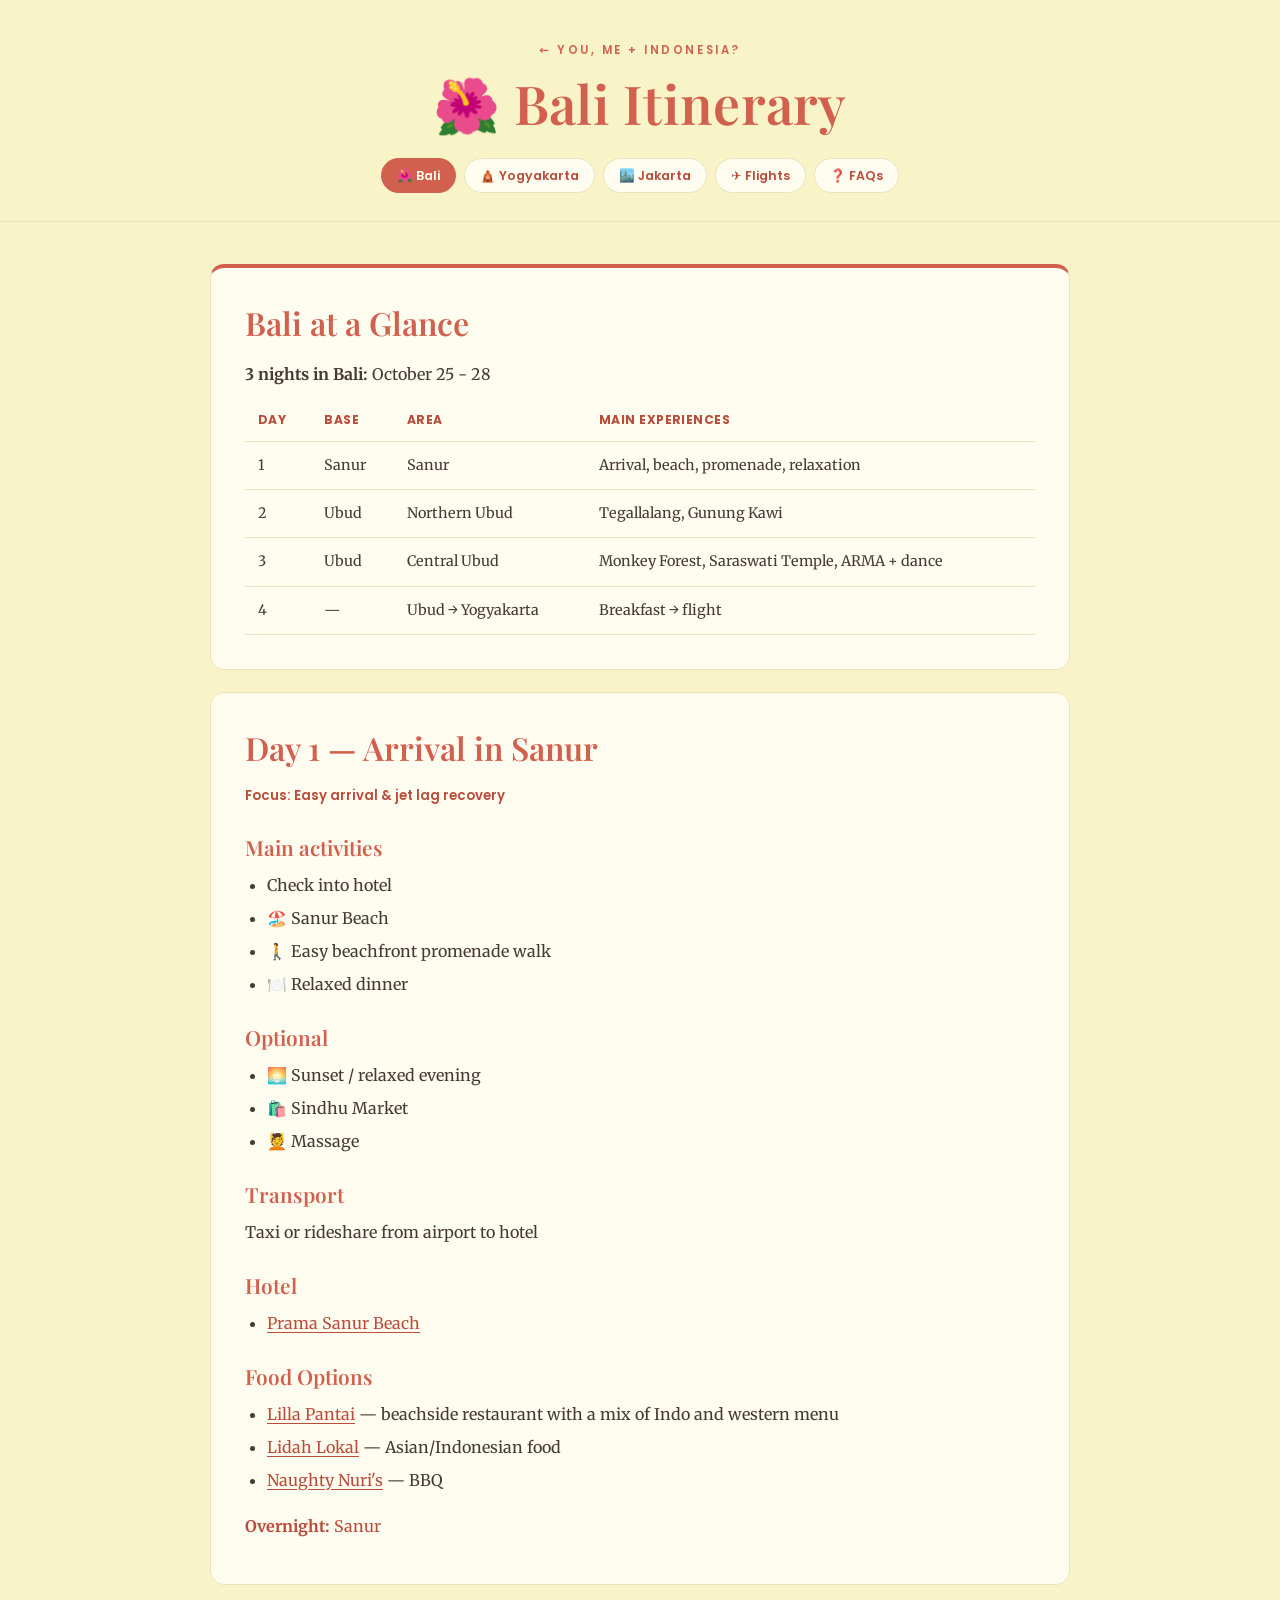
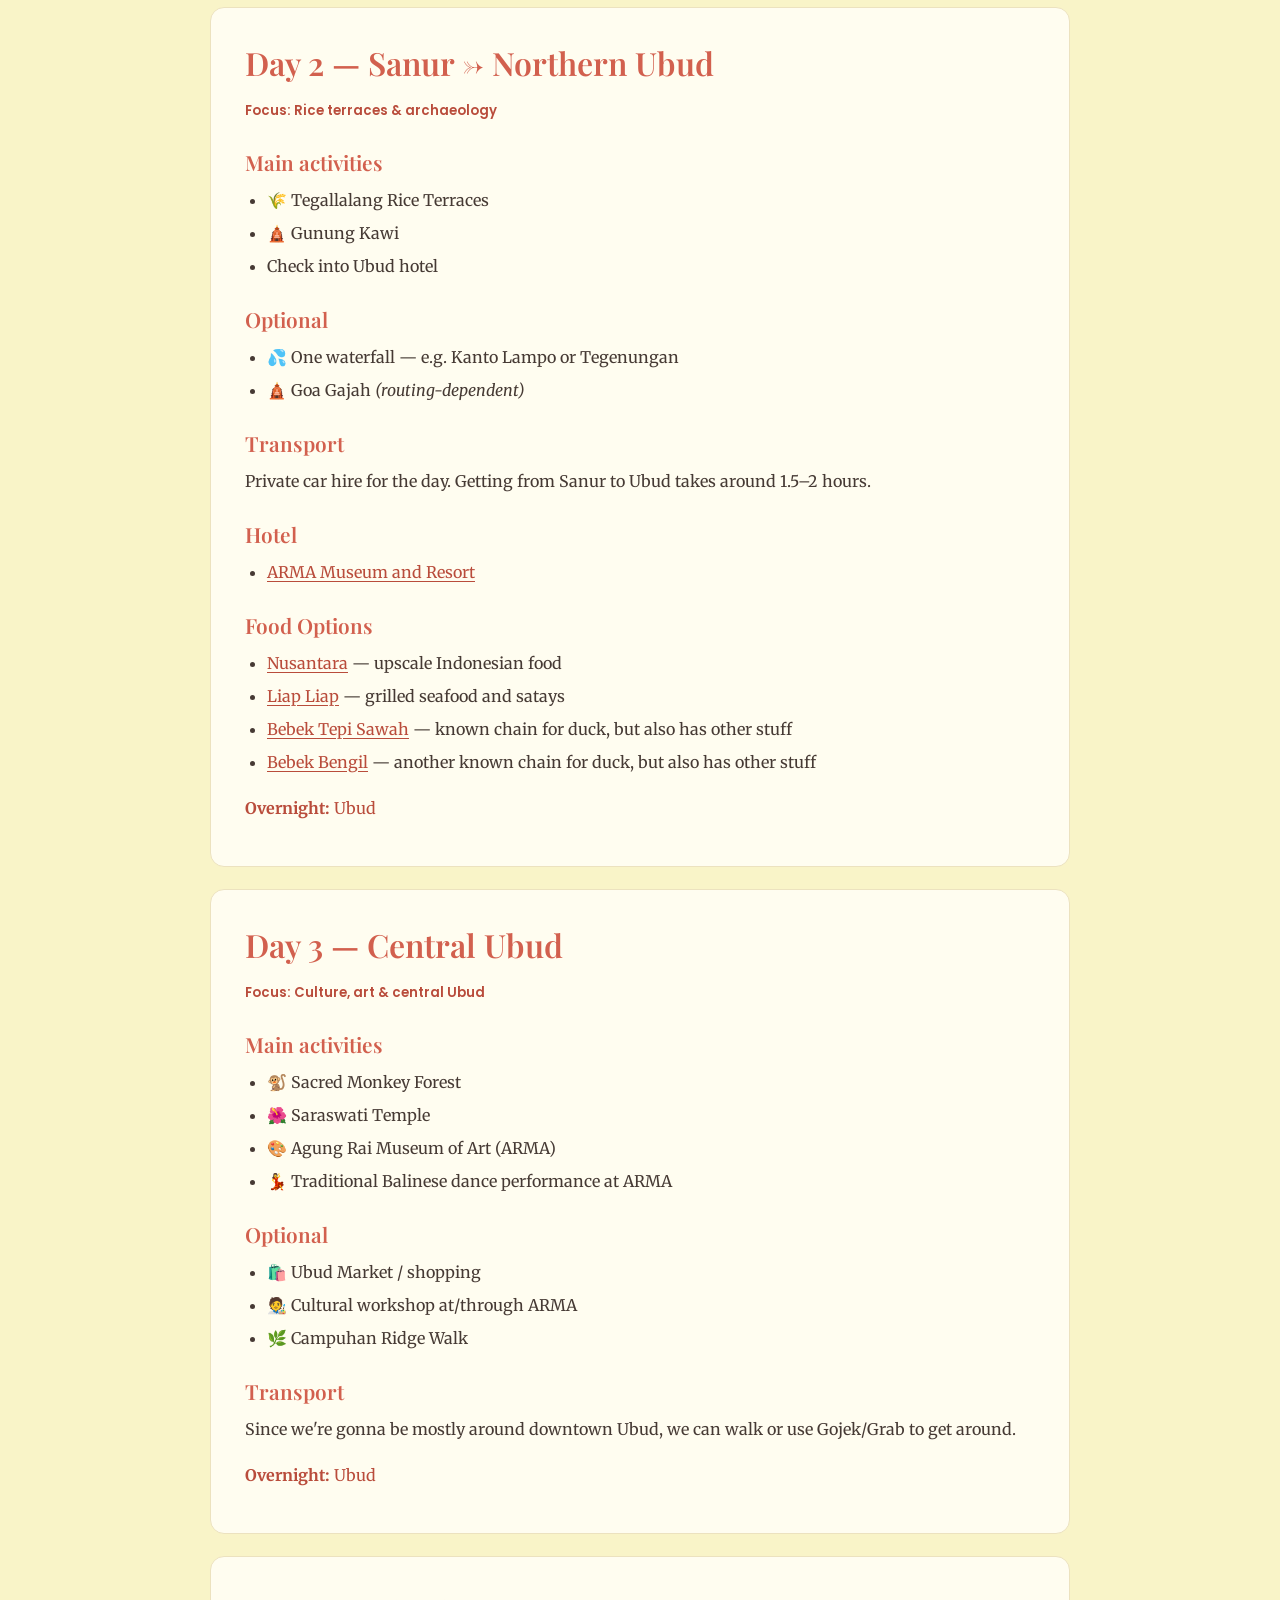
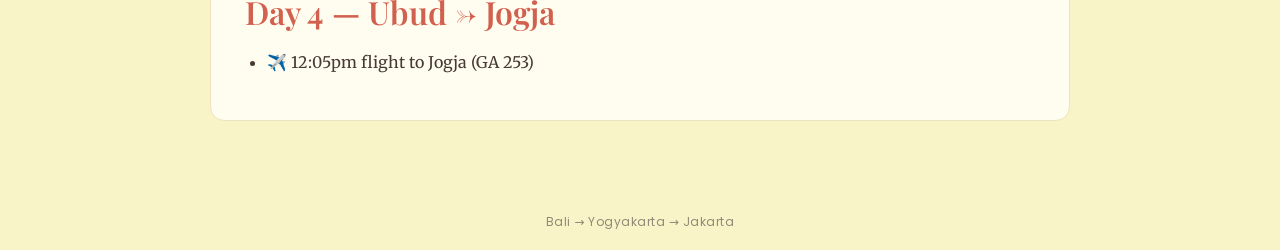
<file: bali.html>
<!DOCTYPE html>
<html lang="en">
<head>
  <meta charset="UTF-8" />
  <meta name="viewport" content="width=device-width, initial-scale=1.0" />
  <title>Bali Itinerary · You, me + Indonesia?</title>
  <link rel="preconnect" href="https://fonts.googleapis.com" />
  <link rel="preconnect" href="https://fonts.gstatic.com" crossorigin />
  <link href="https://fonts.googleapis.com/css2?family=Merriweather:wght@400;700&family=Playfair+Display:wght@500;600;700&family=Poppins:wght@500;600;700&display=swap" rel="stylesheet" />
  <link rel="stylesheet" href="itinerary.css" />
</head>
<body>
  <header class="site-header">
    <a class="home-link" href="index.html">← You, me + Indonesia?</a>
    <h1>🌺 Bali Itinerary</h1>
    <nav class="destination-nav" aria-label="Destination itineraries">
      <a href="bali.html" aria-current="page">🌺 Bali</a>
      <a href="yogyakarta.html">🛕 Yogyakarta</a>
      <a href="jakarta.html">🏙️ Jakarta</a>
      <a href="flight-logistics.html">✈️ Flights</a>
      <a href="faqs.html">❓ FAQs</a>
    </nav>
  </header>

  <main>
    <section class="overview">
      <h2>Bali at a Glance</h2>
      <p><strong>3 nights in Bali:</strong> October 25 - 28</p>
      <div class="table-wrap">
        <table>
          <thead><tr><th>Day</th><th>Base</th><th>Area</th><th>Main Experiences</th></tr></thead>
          <tbody>
            <tr><td>1</td><td>Sanur</td><td>Sanur</td><td>Arrival, beach, promenade, relaxation</td></tr>
            <tr><td>2</td><td>Ubud</td><td>Northern Ubud</td><td>Tegallalang, Gunung Kawi</td></tr>
            <tr><td>3</td><td>Ubud</td><td>Central Ubud</td><td>Monkey Forest, Saraswati Temple, ARMA + dance</td></tr>
            <tr><td>4</td><td>—</td><td>Ubud → Yogyakarta</td><td>Breakfast → flight</td></tr>
          </tbody>
        </table>
      </div>
    </section>

    <section class="day-card">
      <h2>Day 1 — Arrival in Sanur</h2>
      <p class="focus">Focus: Easy arrival &amp; jet lag recovery</p>
      <h3>Main activities</h3>
      <ul>
        <li>Check into hotel</li>
        <li>🏖️ Sanur Beach</li>
        <li>🚶 Easy beachfront promenade walk</li>
        <li>🍽️ Relaxed dinner</li>
      </ul>
      <h3>Optional</h3>
      <ul>
        <li>🌅 Sunset / relaxed evening</li>
        <li>🛍️ Sindhu Market</li>
        <li>💆 Massage</li>
      </ul>
      <h3>Transport</h3>
      <p>Taxi or rideshare from airport to hotel</p>
      <h3>Hotel</h3>
      <ul>
        <li><a href="https://pramahotels.com/hotels/rooms/prama-sanur-beach">Prama Sanur Beach</a></li>
      </ul>
      <h3>Food Options</h3>
      <ul>
        <li><a href="https://maps.app.goo.gl/kXcqWPsgALnqNhgw8">Lilla Pantai</a> — beachside restaurant with a mix of Indo and western menu</li>
        <li><a href="https://maps.app.goo.gl/cJwfeR67wHjEBhKU7">Lidah Lokal</a> — Asian/Indonesian food</li>
        <li><a href="https://maps.app.goo.gl/8gAnVqaKHxaWdqi28">Naughty Nuri's</a> — BBQ</li>
      </ul>
      <p class="overnight"><strong>Overnight:</strong> Sanur</p>
    </section>

    <section class="day-card">
      <h2>Day 2 — Sanur → Northern Ubud</h2>
      <p class="focus">Focus: Rice terraces &amp; archaeology</p>
      <h3>Main activities</h3>
      <ul>
        <li>🌾 Tegallalang Rice Terraces</li>
        <li>🛕 Gunung Kawi</li>
        <li>Check into Ubud hotel</li>
      </ul>
      <h3>Optional</h3>
      <ul>
        <li>💦 One waterfall — e.g. Kanto Lampo or Tegenungan</li>
        <li>🛕 Goa Gajah <em>(routing-dependent)</em></li>
      </ul>
      <h3>Transport</h3>
      <p>Private car hire for the day. Getting from Sanur to Ubud takes around 1.5–2 hours.</p>
      <h3>Hotel</h3>
      <ul>
        <li><a href="https://www.armabali.com/resorts/arma-resort-family-villa/">ARMA Museum and Resort</a></li>
      </ul>
      <h3>Food Options</h3>
      <ul>
        <li><a href="https://www.restaurantnusantara.com/">Nusantara</a> — upscale Indonesian food</li>
        <li><a href="https://www.liapliap.com/">Liap Liap</a> — grilled seafood and satays</li>
        <li><a href="https://maps.app.goo.gl/HZcX93fSHqnskDJo7">Bebek Tepi Sawah</a> — known chain for duck, but also has other stuff</li>
        <li><a href="https://maps.app.goo.gl/C1EfnEgDv6puJDam6">Bebek Bengil</a> — another known chain for duck, but also has other stuff</li>
      </ul>
      <p class="overnight"><strong>Overnight:</strong> Ubud</p>
    </section>

    <section class="day-card">
      <h2>Day 3 — Central Ubud</h2>
      <p class="focus">Focus: Culture, art &amp; central Ubud</p>
      <h3>Main activities</h3>
      <ul><li>🐒 Sacred Monkey Forest</li><li>🌺 Saraswati Temple</li><li>🎨 Agung Rai Museum of Art (ARMA)</li><li>💃 Traditional Balinese dance performance at ARMA</li></ul>
      <h3>Optional</h3>
      <ul><li>🛍️ Ubud Market / shopping</li><li>🧑‍🎨 Cultural workshop at/through ARMA</li><li>🌿 Campuhan Ridge Walk</li></ul>
      <h3>Transport</h3>
      <p>Since we're gonna be mostly around downtown Ubud, we can walk or use Gojek/Grab to get around.</p>
      <p class="overnight"><strong>Overnight:</strong> Ubud</p>
    </section>

    <section class="day-card">
      <h2>Day 4 — Ubud → Jogja</h2>
      <ul><li>✈️ 12:05pm flight to Jogja (GA 253)</li></ul>
    </section>
  </main>
  <footer>Bali → Yogyakarta → Jakarta</footer>
</body>
</html>
</file>
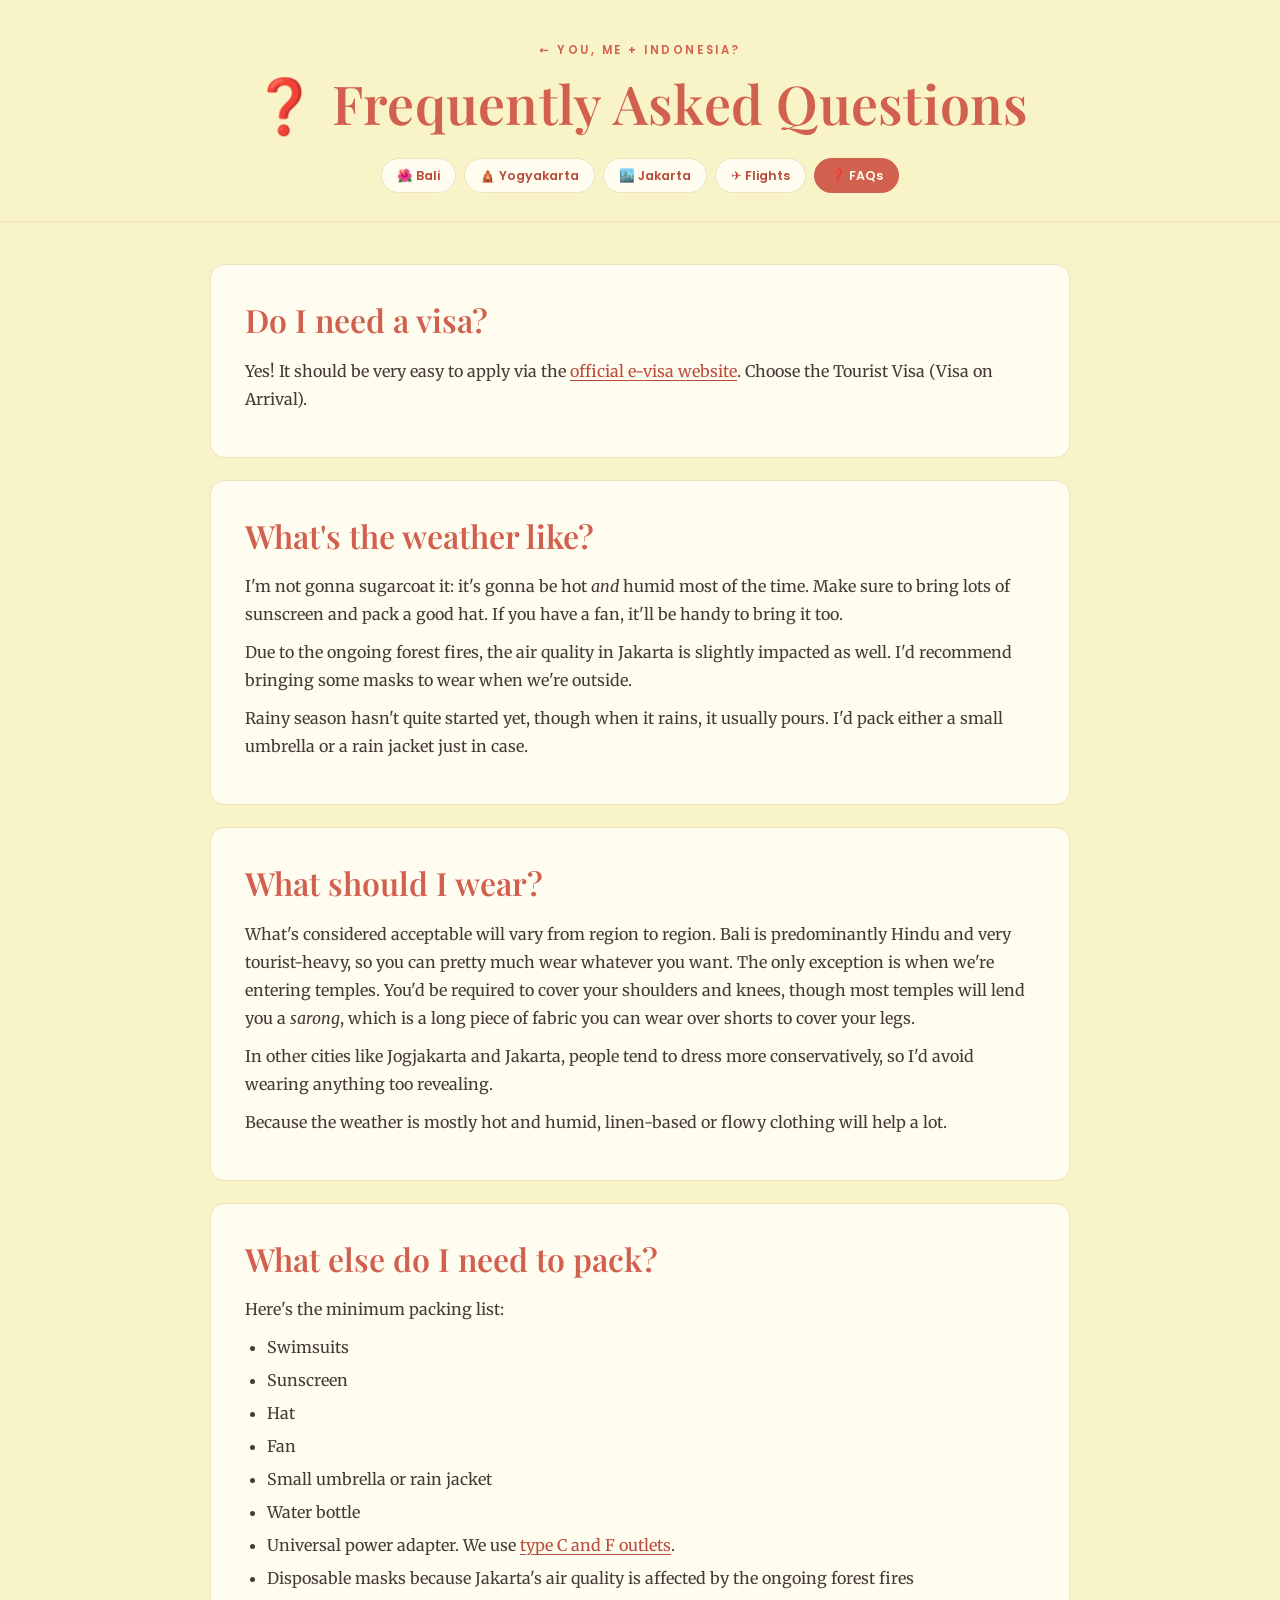
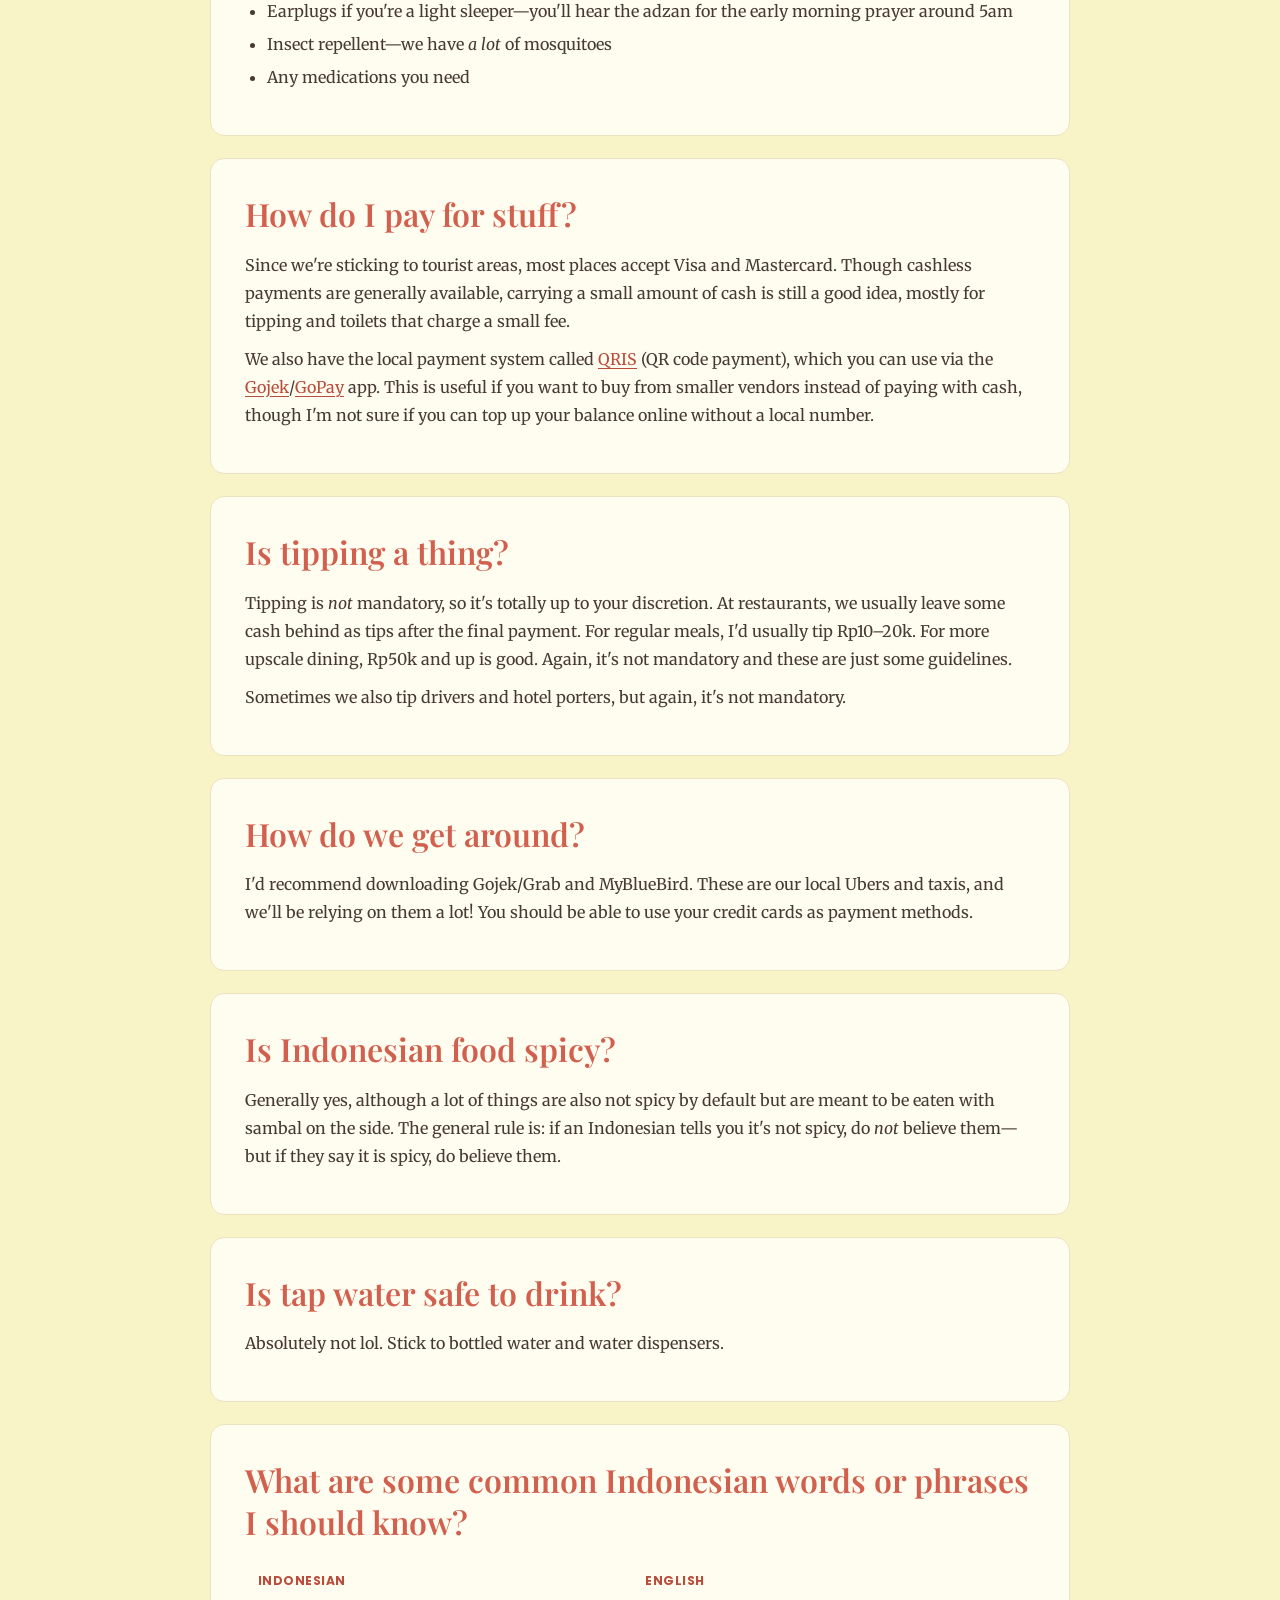
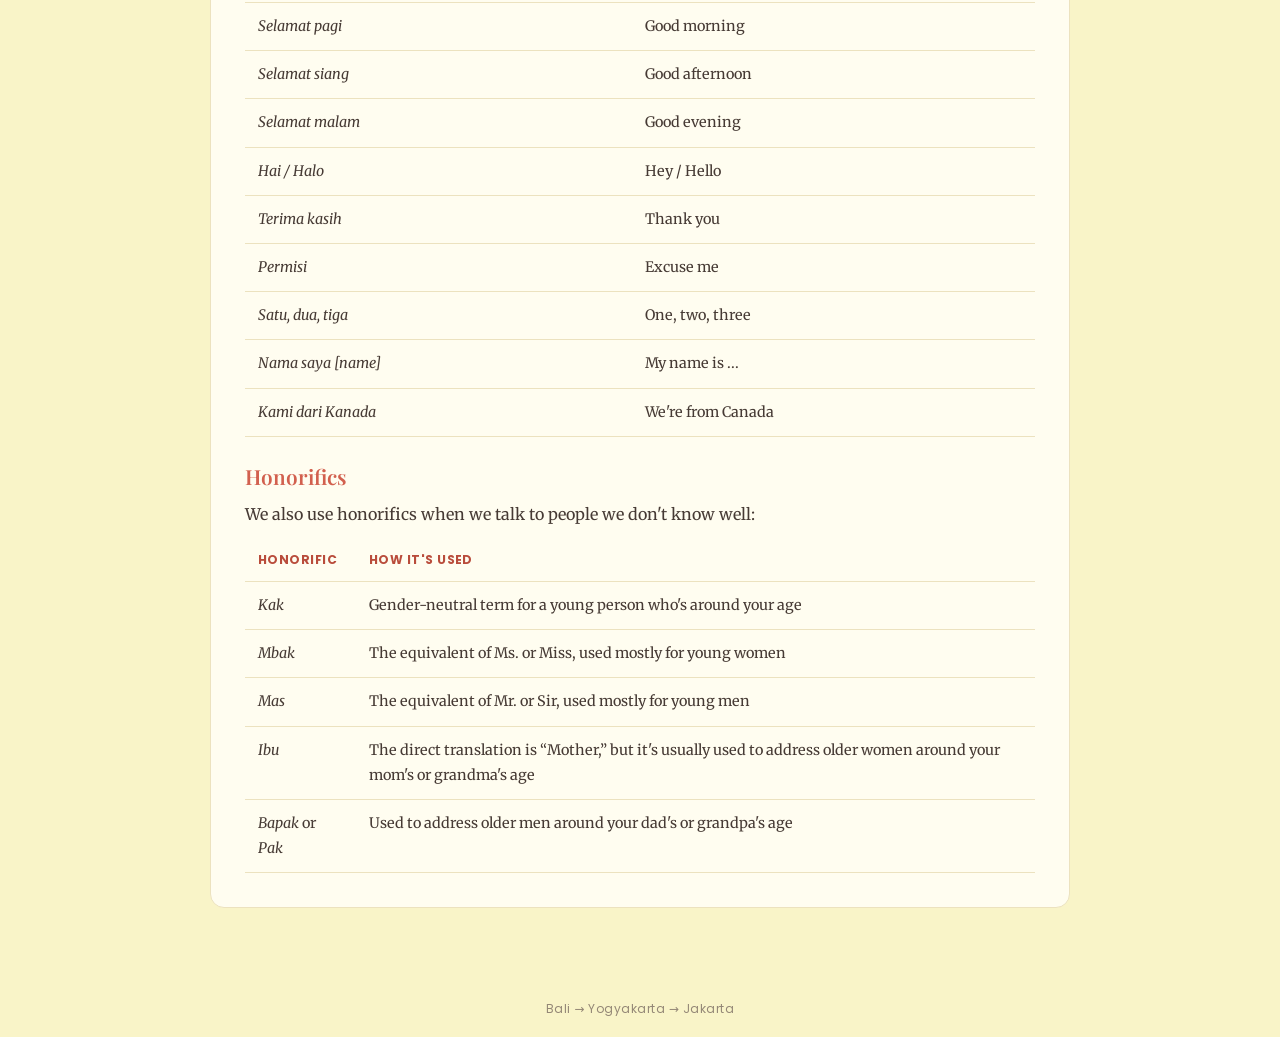
<file: faqs.html>
<!DOCTYPE html>
<html lang="en">
<head>
  <meta charset="UTF-8" />
  <meta name="viewport" content="width=device-width, initial-scale=1.0" />
  <title>FAQs · You, me + Indonesia?</title>
  <link rel="preconnect" href="https://fonts.googleapis.com" />
  <link rel="preconnect" href="https://fonts.gstatic.com" crossorigin />
  <link href="https://fonts.googleapis.com/css2?family=Merriweather:wght@400;700&family=Playfair+Display:wght@500;600;700&family=Poppins:wght@500;600;700&display=swap" rel="stylesheet" />
  <link rel="stylesheet" href="itinerary.css" />
</head>
<body>
  <header class="site-header">
    <a class="home-link" href="index.html">← You, me + Indonesia?</a>
    <h1>❓ Frequently Asked Questions</h1>
    <nav class="destination-nav" aria-label="Trip navigation">
      <a href="bali.html">🌺 Bali</a>
      <a href="yogyakarta.html">🛕 Yogyakarta</a>
      <a href="jakarta.html">🏙️ Jakarta</a>
      <a href="flight-logistics.html">✈️ Flights</a>
      <a href="faqs.html" aria-current="page">❓ FAQs</a>
    </nav>
  </header>

  <main>
    <section class="day-card">
      <h2>Do I need a visa?</h2>
      <p>Yes! It should be very easy to apply via the <a href="https://evisa.imigrasi.go.id/">official e-visa website</a>. Choose the Tourist Visa (Visa on Arrival).</p>
    </section>

    <section class="day-card">
      <h2>What's the weather like?</h2>
      <p>I'm not gonna sugarcoat it: it's gonna be hot <em>and</em> humid most of the time. Make sure to bring lots of sunscreen and pack a good hat. If you have a fan, it'll be handy to bring it too.</p>
      <p>Due to the ongoing forest fires, the air quality in Jakarta is slightly impacted as well. I'd recommend bringing some masks to wear when we're outside.</p>
      <p>Rainy season hasn't quite started yet, though when it rains, it usually pours. I'd pack either a small umbrella or a rain jacket just in case.</p>
    </section>

    <section class="day-card">
      <h2>What should I wear?</h2>
      <p>What's considered acceptable will vary from region to region. Bali is predominantly Hindu and very tourist-heavy, so you can pretty much wear whatever you want. The only exception is when we're entering temples. You'd be required to cover your shoulders and knees, though most temples will lend you a <em>sarong</em>, which is a long piece of fabric you can wear over shorts to cover your legs.</p>
      <p>In other cities like Jogjakarta and Jakarta, people tend to dress more conservatively, so I'd avoid wearing anything too revealing.</p>
      <p>Because the weather is mostly hot and humid, linen-based or flowy clothing will help a lot.</p>
    </section>

    <section class="day-card">
      <h2>What else do I need to pack?</h2>
      <p>Here's the minimum packing list:</p>
      <ul>
        <li>Swimsuits</li>
        <li>Sunscreen</li>
        <li>Hat</li>
        <li>Fan</li>
        <li>Small umbrella or rain jacket</li>
        <li>Water bottle</li>
        <li>Universal power adapter. We use <a href="https://wise.com/gb/plug-types/jakarta">type C and F outlets</a>.</li>
        <li>Disposable masks because Jakarta's air quality is affected by the ongoing forest fires</li>
        <li>Earplugs if you're a light sleeper—you'll hear the adzan for the early morning prayer around 5am</li>
        <li>Insect repellent—we have <em>a lot</em> of mosquitoes</li>
        <li>Any medications you need</li>
      </ul>
    </section>

    <section class="day-card">
      <h2>How do I pay for stuff?</h2>
      <p>Since we're sticking to tourist areas, most places accept Visa and Mastercard. Though cashless payments are generally available, carrying a small amount of cash is still a good idea, mostly for tipping and toilets that charge a small fee.</p>
      <p>We also have the local payment system called <a href="https://www.bi.go.id/en/fungsi-utama/sistem-pembayaran/ritel/kanal-layanan/qris/default.aspx">QRIS</a> (QR code payment), which you can use via the <a href="https://www.gojek.com/en-id">Gojek</a>/<a href="https://www.gopay.com/en/">GoPay</a> app. This is useful if you want to buy from smaller vendors instead of paying with cash, though I'm not sure if you can top up your balance online without a local number.</p>
    </section>

    <section class="day-card">
      <h2>Is tipping a thing?</h2>
      <p>Tipping is <em>not</em> mandatory, so it's totally up to your discretion. At restaurants, we usually leave some cash behind as tips after the final payment. For regular meals, I'd usually tip Rp10–20k. For more upscale dining, Rp50k and up is good. Again, it's not mandatory and these are just some guidelines.</p>
      <p>Sometimes we also tip drivers and hotel porters, but again, it's not mandatory.</p>
    </section>

    <section class="day-card">
      <h2>How do we get around?</h2>
      <p>I'd recommend downloading Gojek/Grab and MyBlueBird. These are our local Ubers and taxis, and we'll be relying on them a lot! You should be able to use your credit cards as payment methods.</p>
    </section>

    <section class="day-card">
      <h2>Is Indonesian food spicy?</h2>
      <p>Generally yes, although a lot of things are also not spicy by default but are meant to be eaten with sambal on the side. The general rule is: if an Indonesian tells you it's not spicy, do <em>not</em> believe them—but if they say it is spicy, do believe them.</p>
    </section>

    <section class="day-card">
      <h2>Is tap water safe to drink?</h2>
      <p>Absolutely not lol. Stick to bottled water and water dispensers.</p>
    </section>

    <section class="day-card">
      <h2>What are some common Indonesian words or phrases I should know?</h2>
      <div class="table-wrap">
        <table>
          <thead><tr><th>Indonesian</th><th>English</th></tr></thead>
          <tbody>
            <tr><td><em>Selamat pagi</em></td><td>Good morning</td></tr>
            <tr><td><em>Selamat siang</em></td><td>Good afternoon</td></tr>
            <tr><td><em>Selamat malam</em></td><td>Good evening</td></tr>
            <tr><td><em>Hai / Halo</em></td><td>Hey / Hello</td></tr>
            <tr><td><em>Terima kasih</em></td><td>Thank you</td></tr>
            <tr><td><em>Permisi</em></td><td>Excuse me</td></tr>
            <tr><td><em>Satu, dua, tiga</em></td><td>One, two, three</td></tr>
            <tr><td><em>Nama saya [name]</em></td><td>My name is ...</td></tr>
            <tr><td><em>Kami dari Kanada</em></td><td>We're from Canada</td></tr>
          </tbody>
        </table>
      </div>
      <h3>Honorifics</h3>
      <p>We also use honorifics when we talk to people we don't know well:</p>
      <div class="table-wrap">
        <table>
          <thead><tr><th>Honorific</th><th>How it's used</th></tr></thead>
          <tbody>
            <tr><td><em>Kak</em></td><td>Gender-neutral term for a young person who's around your age</td></tr>
            <tr><td><em>Mbak</em></td><td>The equivalent of Ms. or Miss, used mostly for young women</td></tr>
            <tr><td><em>Mas</em></td><td>The equivalent of Mr. or Sir, used mostly for young men</td></tr>
            <tr><td><em>Ibu</em></td><td>The direct translation is “Mother,” but it's usually used to address older women around your mom's or grandma's age</td></tr>
            <tr><td><em>Bapak</em> or <em>Pak</em></td><td>Used to address older men around your dad's or grandpa's age</td></tr>
          </tbody>
        </table>
      </div>
    </section>
  </main>

  <footer>Bali → Yogyakarta → Jakarta</footer>
</body>
</html>
</file>
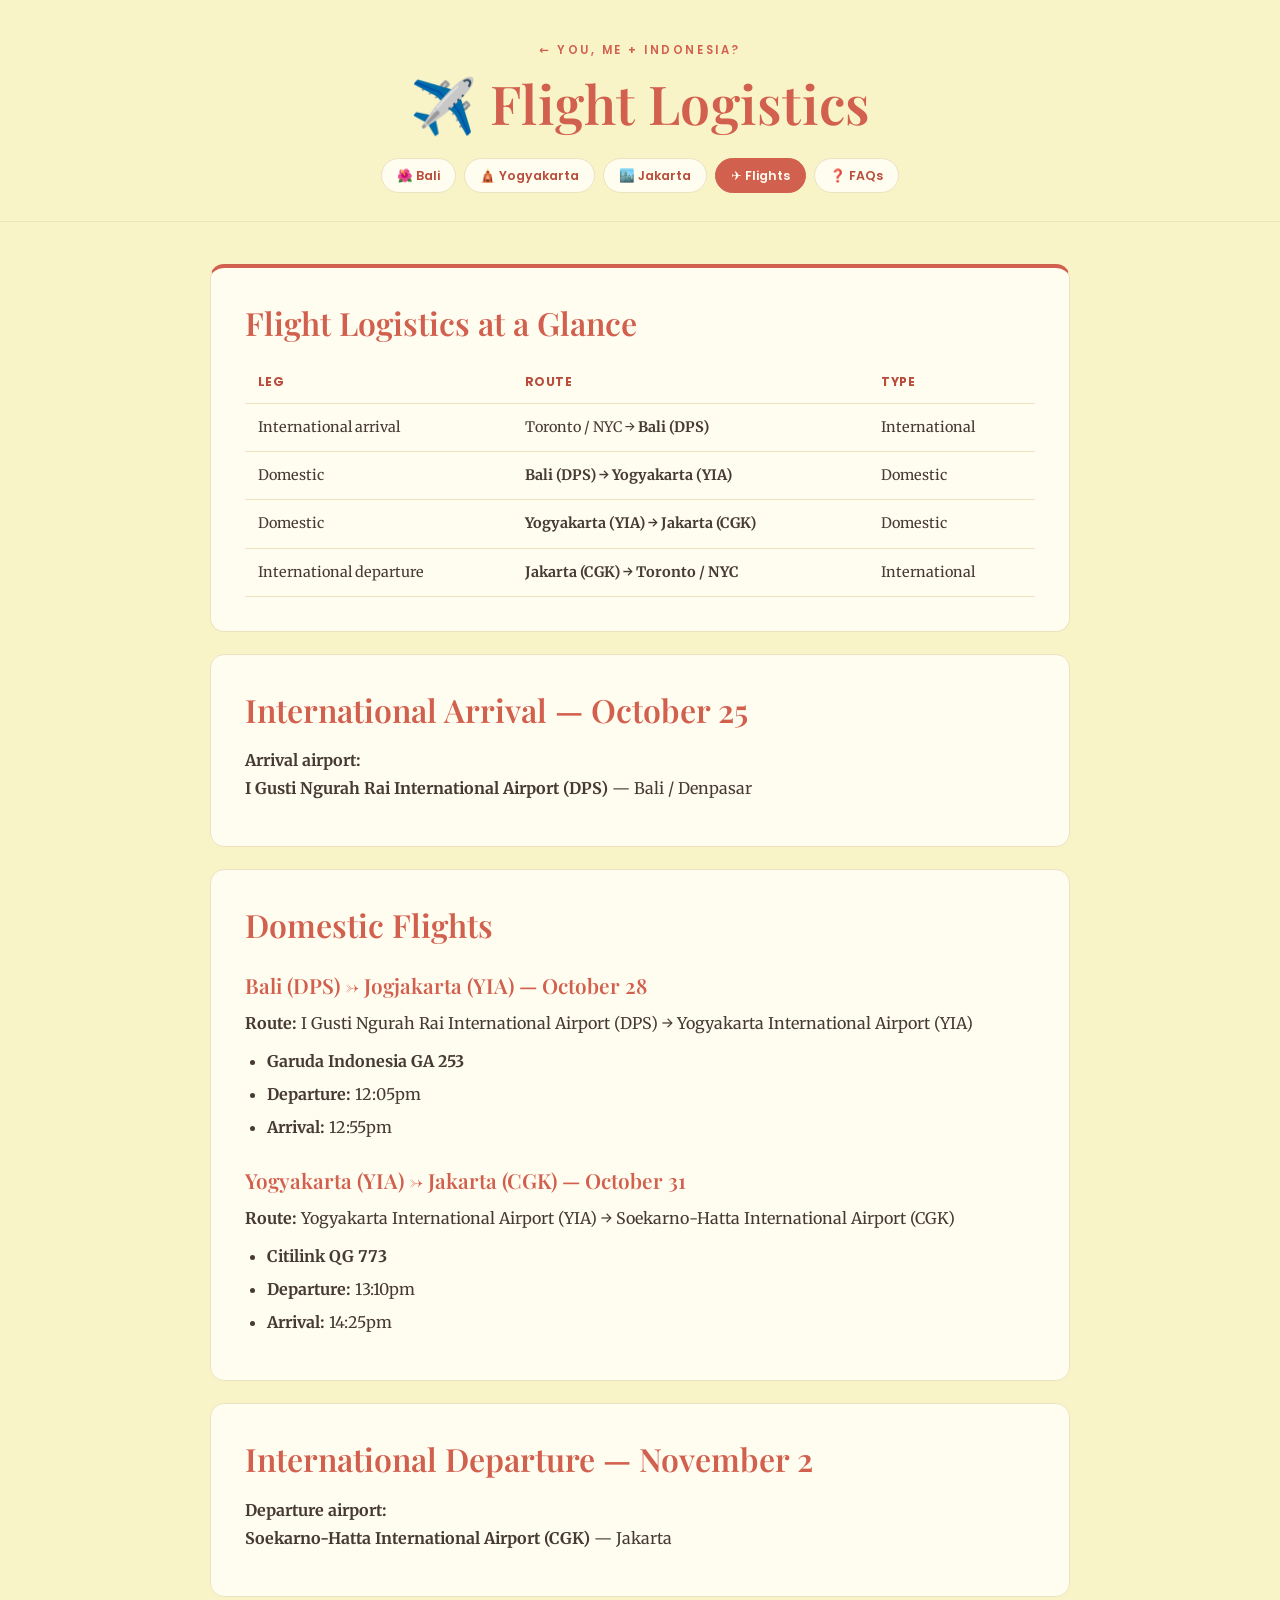
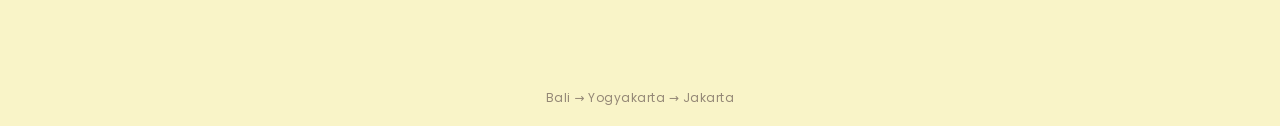
<file: flight-logistics.html>
<!DOCTYPE html>
<html lang="en">
<head>
  <meta charset="UTF-8" />
  <meta name="viewport" content="width=device-width, initial-scale=1.0" />
  <title>Flight Logistics · You, me + Indonesia?</title>
  <link rel="preconnect" href="https://fonts.googleapis.com" />
  <link rel="preconnect" href="https://fonts.gstatic.com" crossorigin />
  <link href="https://fonts.googleapis.com/css2?family=Merriweather:wght@400;700&family=Playfair+Display:wght@500;600;700&family=Poppins:wght@500;600;700&display=swap" rel="stylesheet" />
  <link rel="stylesheet" href="itinerary.css" />
</head>
<body>
  <header class="site-header">
    <a class="home-link" href="index.html">← You, me + Indonesia?</a>
    <h1>✈️ Flight Logistics</h1>
    <nav class="destination-nav" aria-label="Trip navigation">
      <a href="bali.html">🌺 Bali</a>
      <a href="yogyakarta.html">🛕 Yogyakarta</a>
      <a href="jakarta.html">🏙️ Jakarta</a>
      <a href="flight-logistics.html" aria-current="page">✈️ Flights</a>
      <a href="faqs.html">❓ FAQs</a>
    </nav>
  </header>

  <main>
    <section class="overview">
      <h2>Flight Logistics at a Glance</h2>
      <div class="table-wrap">
        <table>
          <thead>
            <tr><th>Leg</th><th>Route</th><th>Type</th></tr>
          </thead>
          <tbody>
            <tr><td>International arrival</td><td>Toronto / NYC → <strong>Bali (DPS)</strong></td><td>International</td></tr>
            <tr><td>Domestic</td><td><strong>Bali (DPS) → Yogyakarta (YIA)</strong></td><td>Domestic</td></tr>
            <tr><td>Domestic</td><td><strong>Yogyakarta (YIA) → Jakarta (CGK)</strong></td><td>Domestic</td></tr>
            <tr><td>International departure</td><td><strong>Jakarta (CGK) → Toronto / NYC</strong></td><td>International</td></tr>
          </tbody>
        </table>
      </div>
    </section>

    <section class="day-card">
      <h2>International Arrival — October 25</h2>
      <p><strong>Arrival airport:</strong><br /><strong>I Gusti Ngurah Rai International Airport (DPS)</strong> — Bali / Denpasar</p>
    </section>

    <section class="day-card">
      <h2>Domestic Flights</h2>
      <h3>Bali (DPS) → Jogjakarta (YIA) — October 28</h3>
      <p><strong>Route:</strong> I Gusti Ngurah Rai International Airport (DPS) → Yogyakarta International Airport (YIA)</p>
      <ul>
        <li><strong>Garuda Indonesia GA 253</strong></li>
        <li><strong>Departure:</strong> 12:05pm</li>
        <li><strong>Arrival:</strong> 12:55pm</li>
      </ul>

      <h3>Yogyakarta (YIA) → Jakarta (CGK) — October 31</h3>
      <p><strong>Route:</strong> Yogyakarta International Airport (YIA) → Soekarno-Hatta International Airport (CGK)</p>
      <ul>
        <li><strong>Citilink QG 773</strong></li>
        <li><strong>Departure:</strong> 13:10pm</li>
        <li><strong>Arrival:</strong> 14:25pm</li>
      </ul>
    </section>

    <section class="day-card">
      <h2>International Departure — November 2</h2>
      <p><strong>Departure airport:</strong><br /><strong>Soekarno-Hatta International Airport (CGK)</strong> — Jakarta</p>
    </section>
  </main>
  <footer>Bali → Yogyakarta → Jakarta</footer>
</body>
</html>
</file>
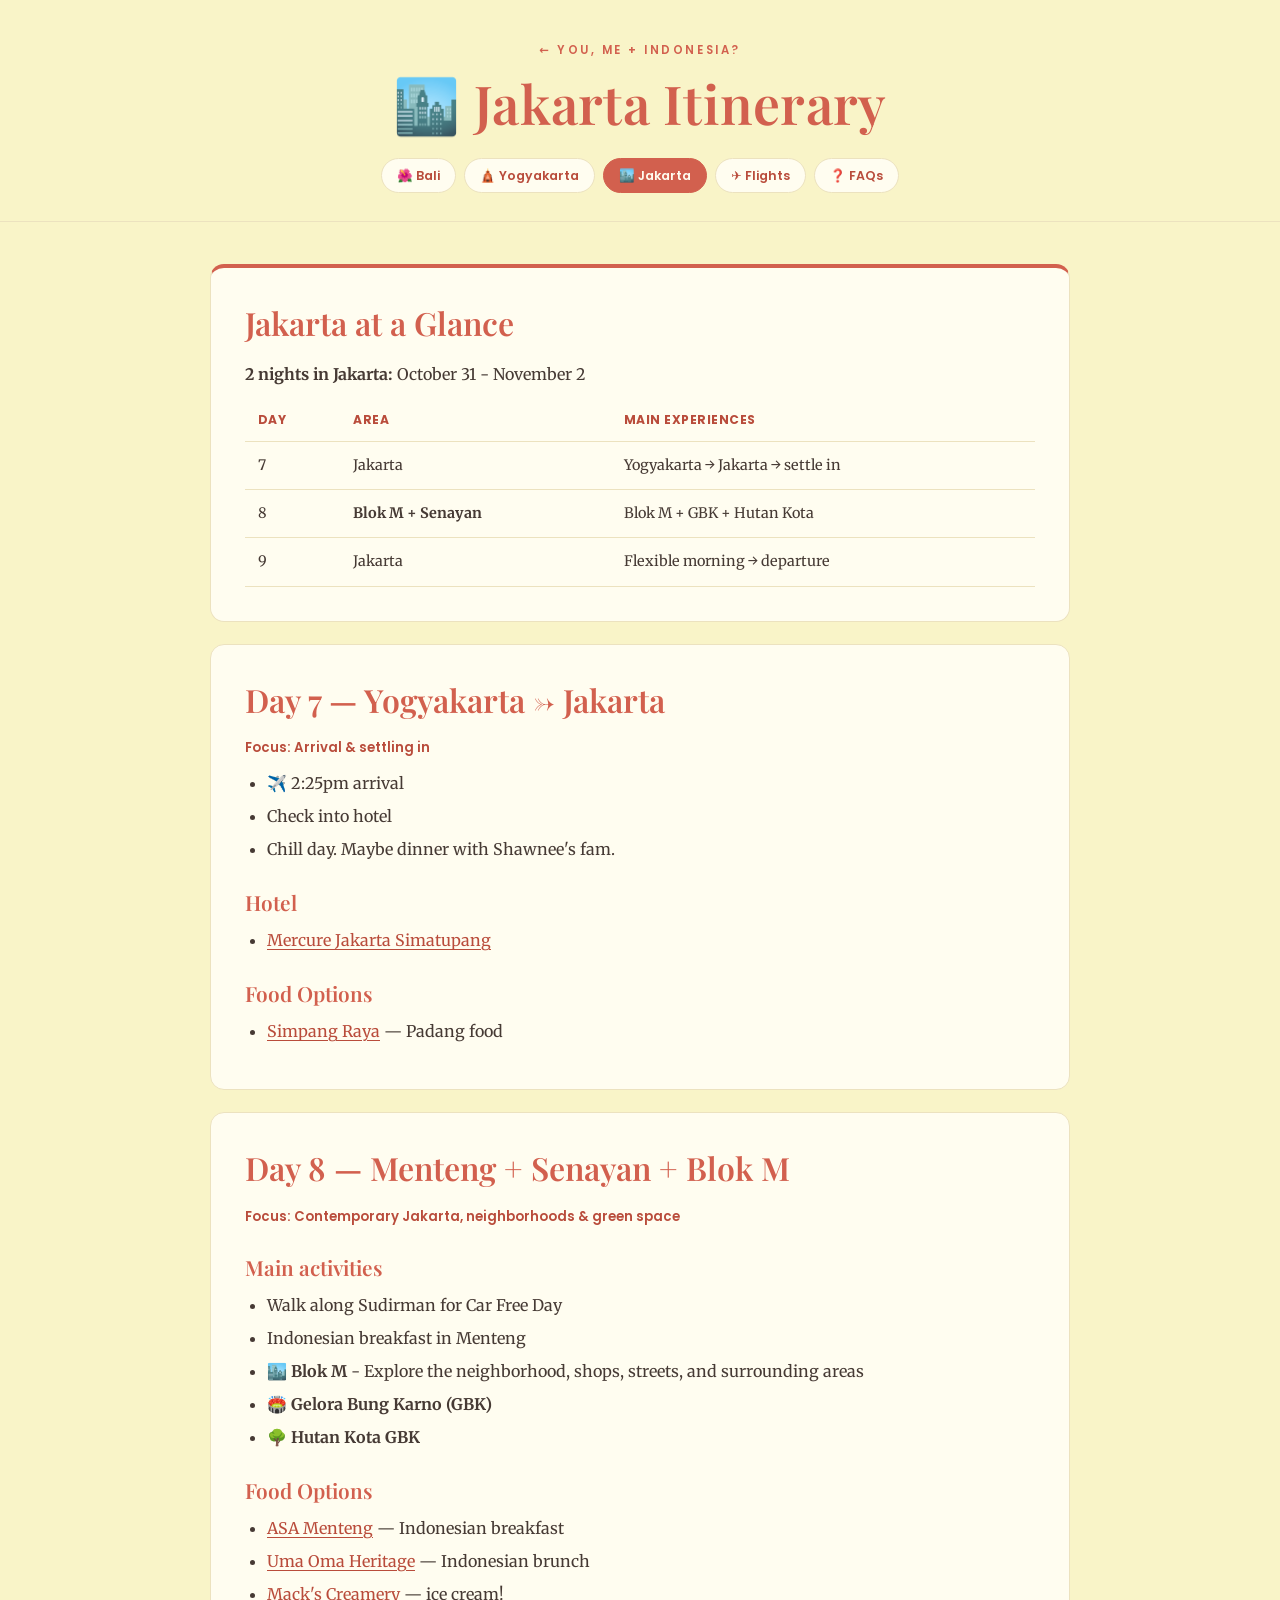
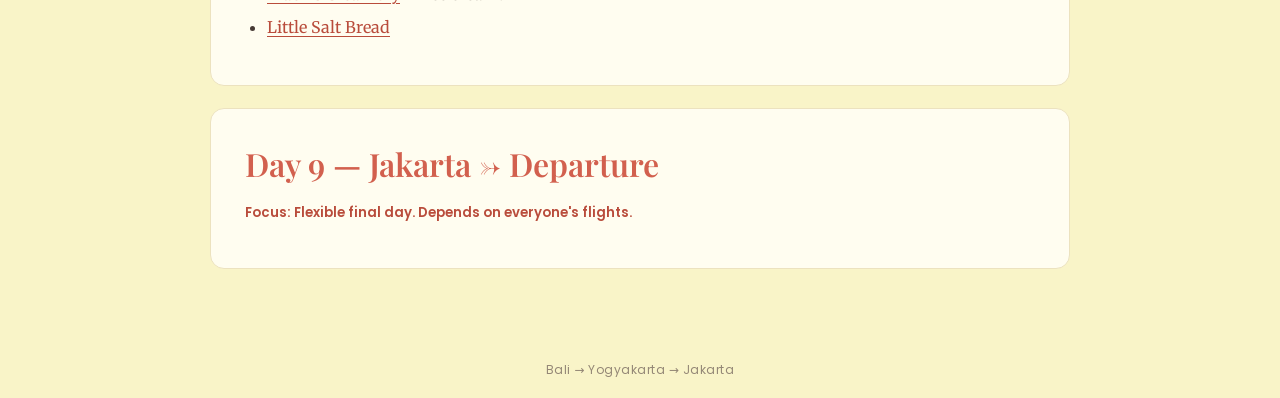
<file: jakarta.html>
<!DOCTYPE html>
<html lang="en">
<head>
  <meta charset="UTF-8" />
  <meta name="viewport" content="width=device-width, initial-scale=1.0" />
  <title>Jakarta Itinerary · You, me + Indonesia?</title>
  <link rel="preconnect" href="https://fonts.googleapis.com" />
  <link rel="preconnect" href="https://fonts.gstatic.com" crossorigin />
  <link href="https://fonts.googleapis.com/css2?family=Merriweather:wght@400;700&family=Playfair+Display:wght@500;600;700&family=Poppins:wght@500;600;700&display=swap" rel="stylesheet" />
  <link rel="stylesheet" href="itinerary.css" />
</head>
<body>
  <header class="site-header">
    <a class="home-link" href="index.html">← You, me + Indonesia?</a>
    <h1>🏙️ Jakarta Itinerary</h1>
    <nav class="destination-nav" aria-label="Destination itineraries">
      <a href="bali.html">🌺 Bali</a>
      <a href="yogyakarta.html">🛕 Yogyakarta</a>
      <a href="jakarta.html" aria-current="page">🏙️ Jakarta</a>
      <a href="flight-logistics.html">✈️ Flights</a>
      <a href="faqs.html">❓ FAQs</a>
    </nav>
  </header>

  <main>
    <section class="overview">
      <h2>Jakarta at a Glance</h2>
      <p><strong>2 nights in Jakarta:</strong> October 31 - November 2</p>
      <div class="table-wrap">
        <table>
          <thead><tr><th>Day</th><th>Area</th><th>Main Experiences</th></tr></thead>
          <tbody>
            <tr><td>7</td><td>Jakarta</td><td>Yogyakarta → Jakarta → settle in</td></tr>
            <tr><td>8</td><td><strong>Blok M + Senayan</strong></td><td>Blok M + GBK + Hutan Kota</td></tr>
            <tr><td>9</td><td>Jakarta</td><td>Flexible morning → departure</td></tr>
          </tbody>
        </table>
      </div>
    </section>

    <section class="day-card">
      <h2>Day 7 — Yogyakarta → Jakarta</h2>
      <p class="focus">Focus: Arrival &amp; settling in</p>
      <ul><li>✈️ 2:25pm arrival</li><li>Check into hotel</li><li>Chill day. Maybe dinner with Shawnee's fam.</li></ul>
      <h3>Hotel</h3>
      <ul><li><a href="https://all.accor.com/hotel/6680/index.id.shtml">Mercure Jakarta Simatupang</a></li></ul>
      <h3>Food Options</h3>
      <ul><li><a href="https://maps.app.goo.gl/kqB9pc8H39xDhsFH7">Simpang Raya</a> — Padang food</li></ul>
    </section>

    <section class="day-card">
      <h2>Day 8 — Menteng + Senayan + Blok M</h2>
      <p class="focus">Focus: Contemporary Jakarta, neighborhoods &amp; green space</p>
      <h3>Main activities</h3>
      <ul><li>Walk along Sudirman for Car Free Day</li><li>Indonesian breakfast in Menteng</li><li>🏙️ <strong>Blok M</strong> - Explore the neighborhood, shops, streets, and surrounding areas</li><li>🏟️ <strong>Gelora Bung Karno (GBK)</strong></li><li>🌳 <strong>Hutan Kota GBK</strong></li></ul>
      <h3>Food Options</h3>
      <ul>
        <li><a href="https://maps.app.goo.gl/KVppnvdS6ZxuD7QL8">ASA Menteng</a> — Indonesian breakfast</li>
        <li><a href="https://umaoma.com/uma-oma-heritage/">Uma Oma Heritage</a> — Indonesian brunch</li>
        <li><a href="https://maps.app.goo.gl/EWmpwuZtGvP2PFkx7">Mack's Creamery</a> — ice cream!</li>
        <li><a href="https://maps.app.goo.gl/hLrbko4dZ9ppCt8t5">Little Salt Bread</a></li>
      </ul>
    </section>

    <section class="day-card">
      <h2>Day 9 — Jakarta → Departure</h2>
      <p class="focus">Focus: Flexible final day. Depends on everyone's flights.</p>
    </section>
  </main>
  <footer>Bali → Yogyakarta → Jakarta</footer>
</body>
</html>
</file>
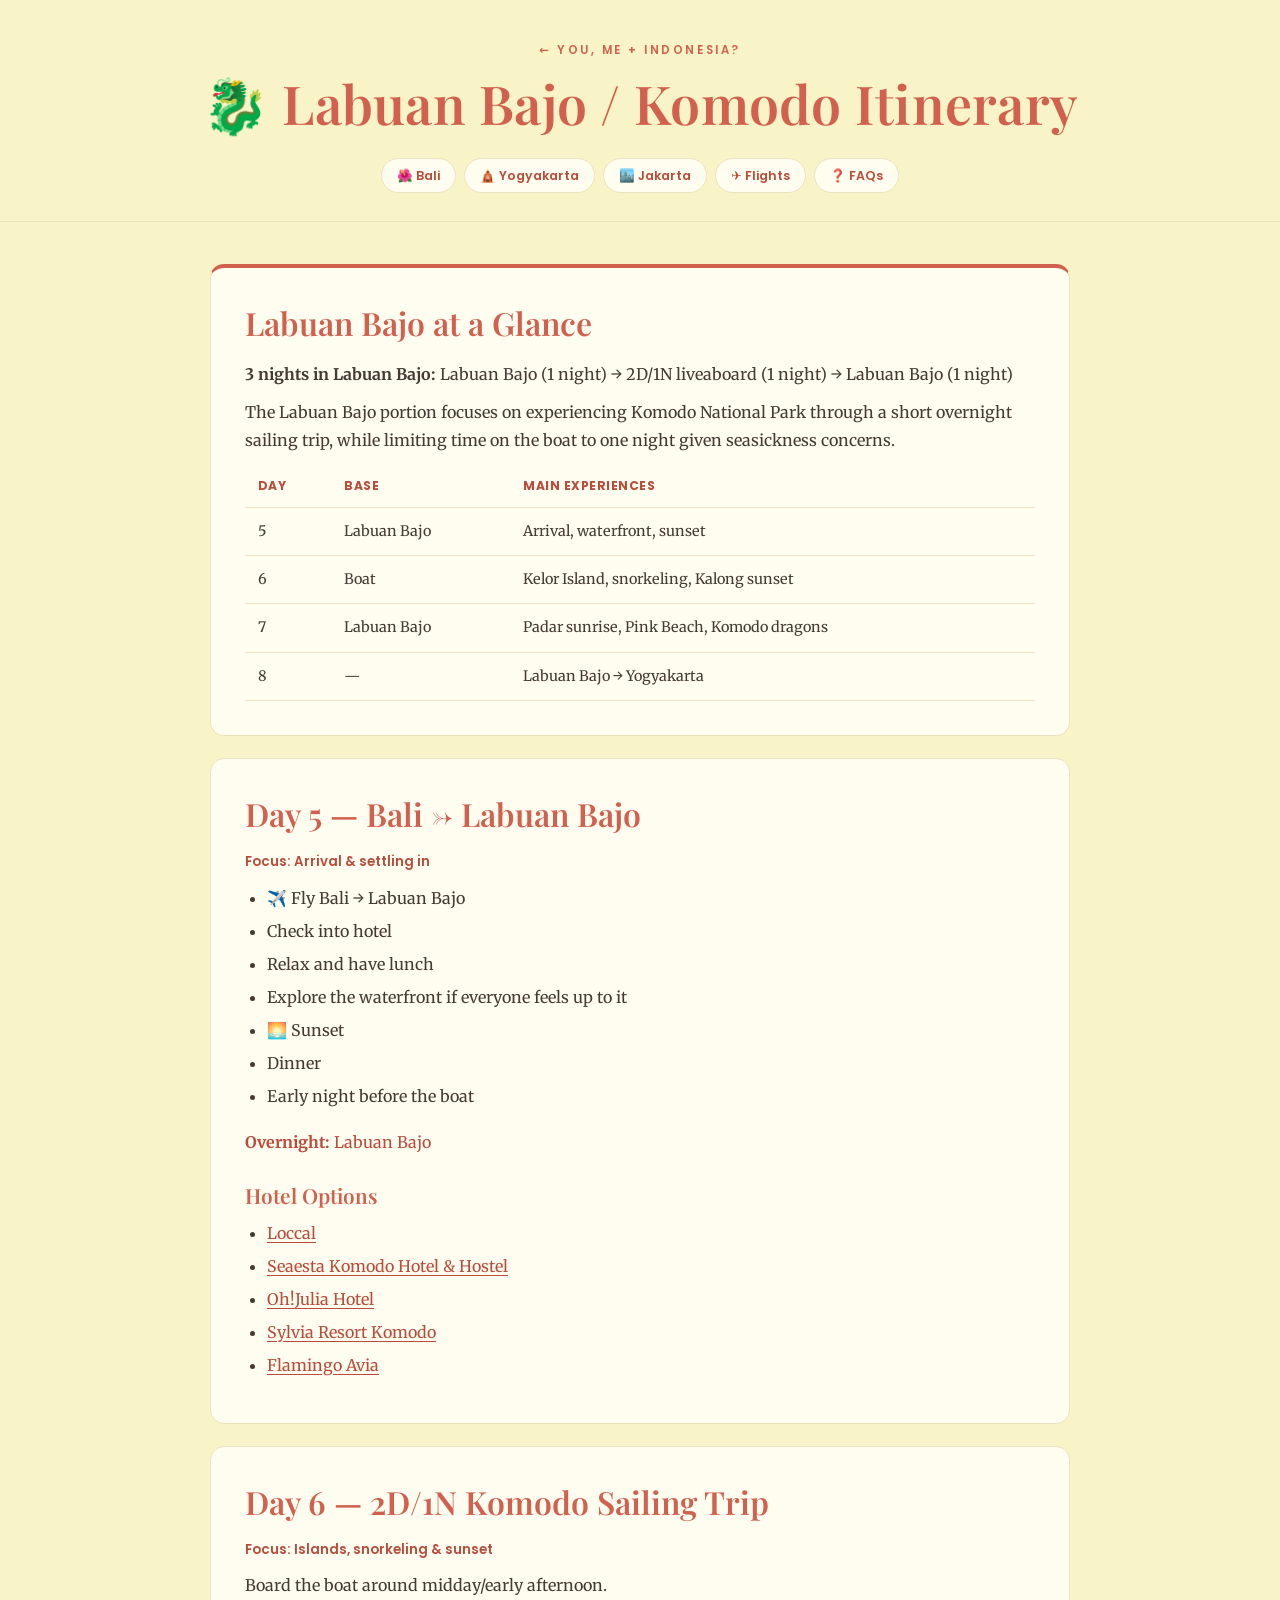
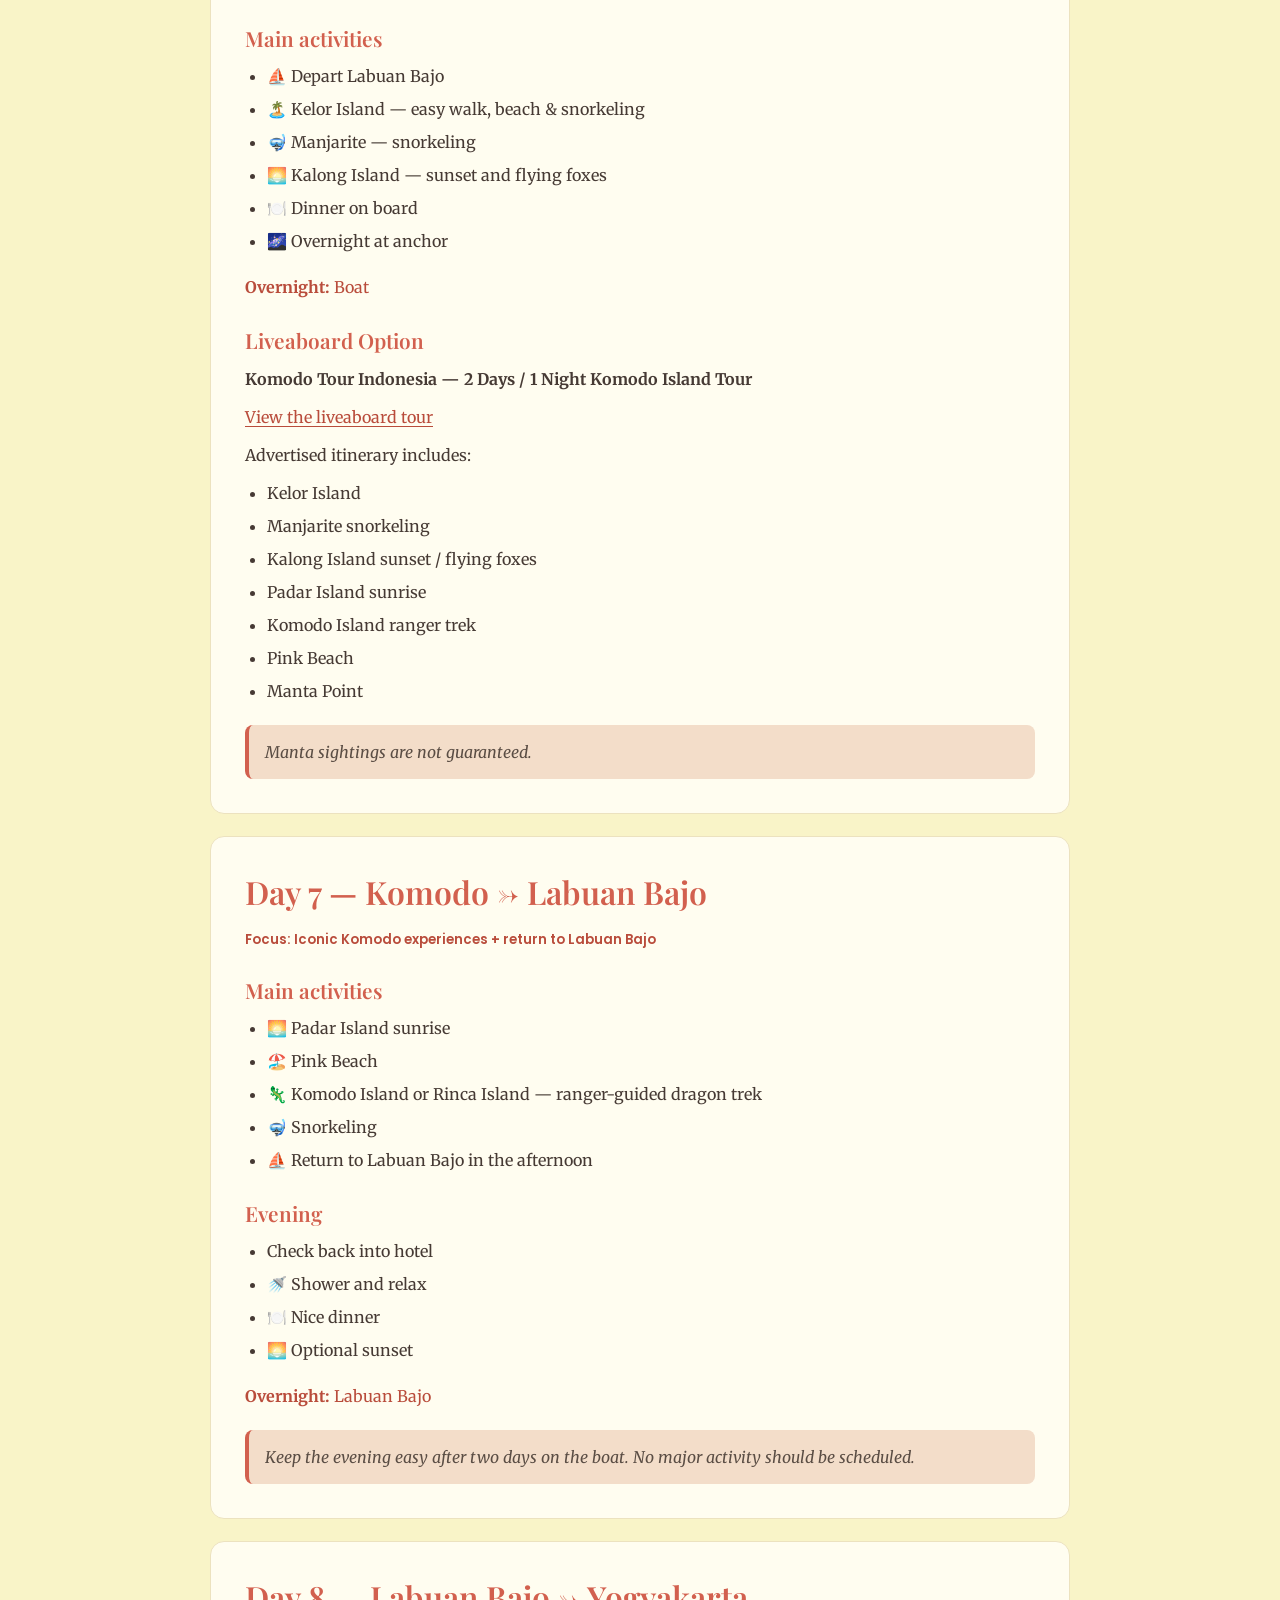
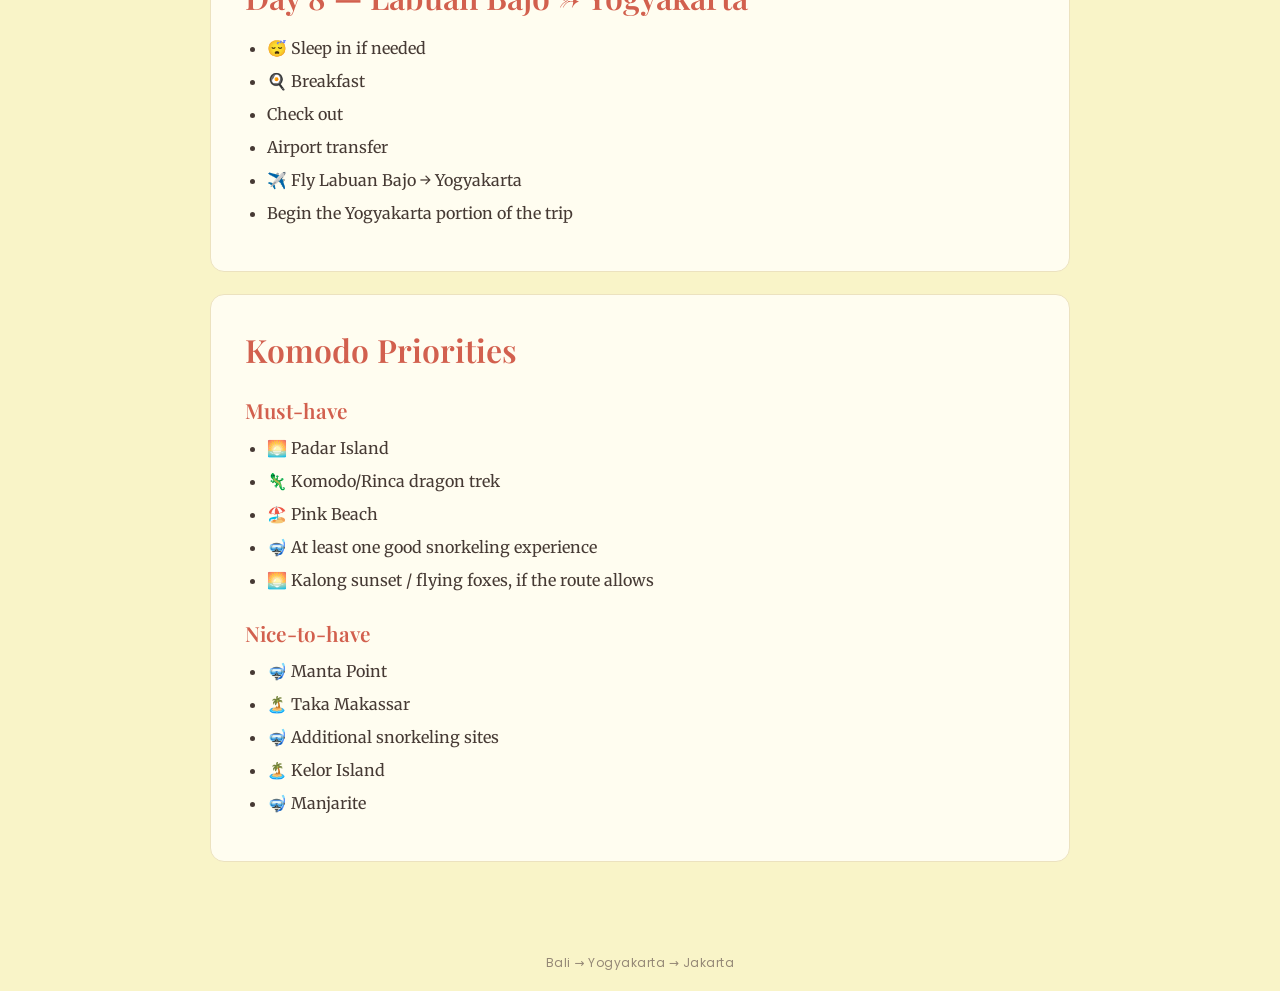
<file: labuan-bajo.html>
<!DOCTYPE html>
<html lang="en">
<head>
  <meta charset="UTF-8" />
  <meta name="viewport" content="width=device-width, initial-scale=1.0" />
  <title>Labuan Bajo Itinerary · You, me + Indonesia?</title>
  <link rel="preconnect" href="https://fonts.googleapis.com" />
  <link rel="preconnect" href="https://fonts.gstatic.com" crossorigin />
  <link href="https://fonts.googleapis.com/css2?family=Merriweather:wght@400;700&family=Playfair+Display:wght@500;600;700&family=Poppins:wght@500;600;700&display=swap" rel="stylesheet" />
  <link rel="stylesheet" href="itinerary.css" />
</head>
<body>
  <header class="site-header">
    <a class="home-link" href="index.html">← You, me + Indonesia?</a>
    <h1>🐉 Labuan Bajo / Komodo Itinerary</h1>
    <nav class="destination-nav" aria-label="Destination itineraries">
      <a href="bali.html">🌺 Bali</a>
      <a href="yogyakarta.html">🛕 Yogyakarta</a>
      <a href="jakarta.html">🏙️ Jakarta</a>
      <a href="flight-logistics.html">✈️ Flights</a>
      <a href="faqs.html">❓ FAQs</a>
    </nav>
  </header>

  <main>
    <section class="overview">
      <h2>Labuan Bajo at a Glance</h2>
      <p><strong>3 nights in Labuan Bajo:</strong> Labuan Bajo (1 night) → 2D/1N liveaboard (1 night) → Labuan Bajo (1 night)</p>
      <p>The Labuan Bajo portion focuses on experiencing Komodo National Park through a short overnight sailing trip, while limiting time on the boat to one night given seasickness concerns.</p>
      <div class="table-wrap">
        <table>
          <thead><tr><th>Day</th><th>Base</th><th>Main Experiences</th></tr></thead>
          <tbody>
            <tr><td>5</td><td>Labuan Bajo</td><td>Arrival, waterfront, sunset</td></tr>
            <tr><td>6</td><td>Boat</td><td>Kelor Island, snorkeling, Kalong sunset</td></tr>
            <tr><td>7</td><td>Labuan Bajo</td><td>Padar sunrise, Pink Beach, Komodo dragons</td></tr>
            <tr><td>8</td><td>—</td><td>Labuan Bajo → Yogyakarta</td></tr>
          </tbody>
        </table>
      </div>
    </section>

    <section class="day-card">
      <h2>Day 5 — Bali → Labuan Bajo</h2>
      <p class="focus">Focus: Arrival &amp; settling in</p>
      <ul><li>✈️ Fly Bali → Labuan Bajo</li><li>Check into hotel</li><li>Relax and have lunch</li><li>Explore the waterfront if everyone feels up to it</li><li>🌅 Sunset</li><li>Dinner</li><li>Early night before the boat</li></ul>
      <p class="overnight"><strong>Overnight:</strong> Labuan Bajo</p>
      <h3>Hotel Options</h3>
      <ul>
        <li><a href="https://loccalcollection.com/">Loccal</a></li>
        <li><a href="https://seaestakomodo.com/rooms/#private-rooms">Seaesta Komodo Hotel &amp; Hostel</a></li>
        <li><a href="https://ohjuliahotels.com/">Oh!Julia Hotel</a></li>
        <li><a href="https://sylviaresortkomodo.com-hotel.id/">Sylvia Resort Komodo</a></li>
        <li><a href="https://www.flamingolabuanbajo.com/">Flamingo Avia</a></li>
      </ul>
    </section>

    <section class="day-card">
      <h2>Day 6 — 2D/1N Komodo Sailing Trip</h2>
      <p class="focus">Focus: Islands, snorkeling &amp; sunset</p>
      <p>Board the boat around midday/early afternoon.</p>
      <h3>Main activities</h3>
      <ul><li>⛵ Depart Labuan Bajo</li><li>🏝️ Kelor Island — easy walk, beach &amp; snorkeling</li><li>🤿 Manjarite — snorkeling</li><li>🌅 Kalong Island — sunset and flying foxes</li><li>🍽️ Dinner on board</li><li>🌌 Overnight at anchor</li></ul>
      <p class="overnight"><strong>Overnight:</strong> Boat</p>
      <h3>Liveaboard Option</h3>
      <p><strong>Komodo Tour Indonesia — 2 Days / 1 Night Komodo Island Tour</strong></p>
      <p><a href="https://komodoislandtour.id/id/2-days-1-night-komodo-island-tour/">View the liveaboard tour</a></p>
      <p>Advertised itinerary includes:</p>
      <ul><li>Kelor Island</li><li>Manjarite snorkeling</li><li>Kalong Island sunset / flying foxes</li><li>Padar Island sunrise</li><li>Komodo Island ranger trek</li><li>Pink Beach</li><li>Manta Point</li></ul>
      <p class="callout">Manta sightings are not guaranteed.</p>
    </section>

    <section class="day-card">
      <h2>Day 7 — Komodo → Labuan Bajo</h2>
      <p class="focus">Focus: Iconic Komodo experiences + return to Labuan Bajo</p>
      <h3>Main activities</h3>
      <ul><li>🌅 Padar Island sunrise</li><li>🏖️ Pink Beach</li><li>🦎 Komodo Island or Rinca Island — ranger-guided dragon trek</li><li>🤿 Snorkeling</li><li>⛵ Return to Labuan Bajo in the afternoon</li></ul>
      <h3>Evening</h3>
      <ul><li>Check back into hotel</li><li>🚿 Shower and relax</li><li>🍽️ Nice dinner</li><li>🌅 Optional sunset</li></ul>
      <p class="overnight"><strong>Overnight:</strong> Labuan Bajo</p>
      <p class="callout">Keep the evening easy after two days on the boat. No major activity should be scheduled.</p>
    </section>

    <section class="day-card">
      <h2>Day 8 — Labuan Bajo → Yogyakarta</h2>
      <ul><li>😴 Sleep in if needed</li><li>🍳 Breakfast</li><li>Check out</li><li>Airport transfer</li><li>✈️ Fly Labuan Bajo → Yogyakarta</li><li>Begin the Yogyakarta portion of the trip</li></ul>
    </section>

    <section class="summary-section">
      <h2>Komodo Priorities</h2>
      <h3>Must-have</h3>
      <ul><li>🌅 Padar Island</li><li>🦎 Komodo/Rinca dragon trek</li><li>🏖️ Pink Beach</li><li>🤿 At least one good snorkeling experience</li><li>🌅 Kalong sunset / flying foxes, if the route allows</li></ul>
      <h3>Nice-to-have</h3>
      <ul><li>🤿 Manta Point</li><li>🏝️ Taka Makassar</li><li>🤿 Additional snorkeling sites</li><li>🏝️ Kelor Island</li><li>🤿 Manjarite</li></ul>
    </section>
  </main>
  <footer>Bali → Yogyakarta → Jakarta</footer>
</body>
</html>
</file>
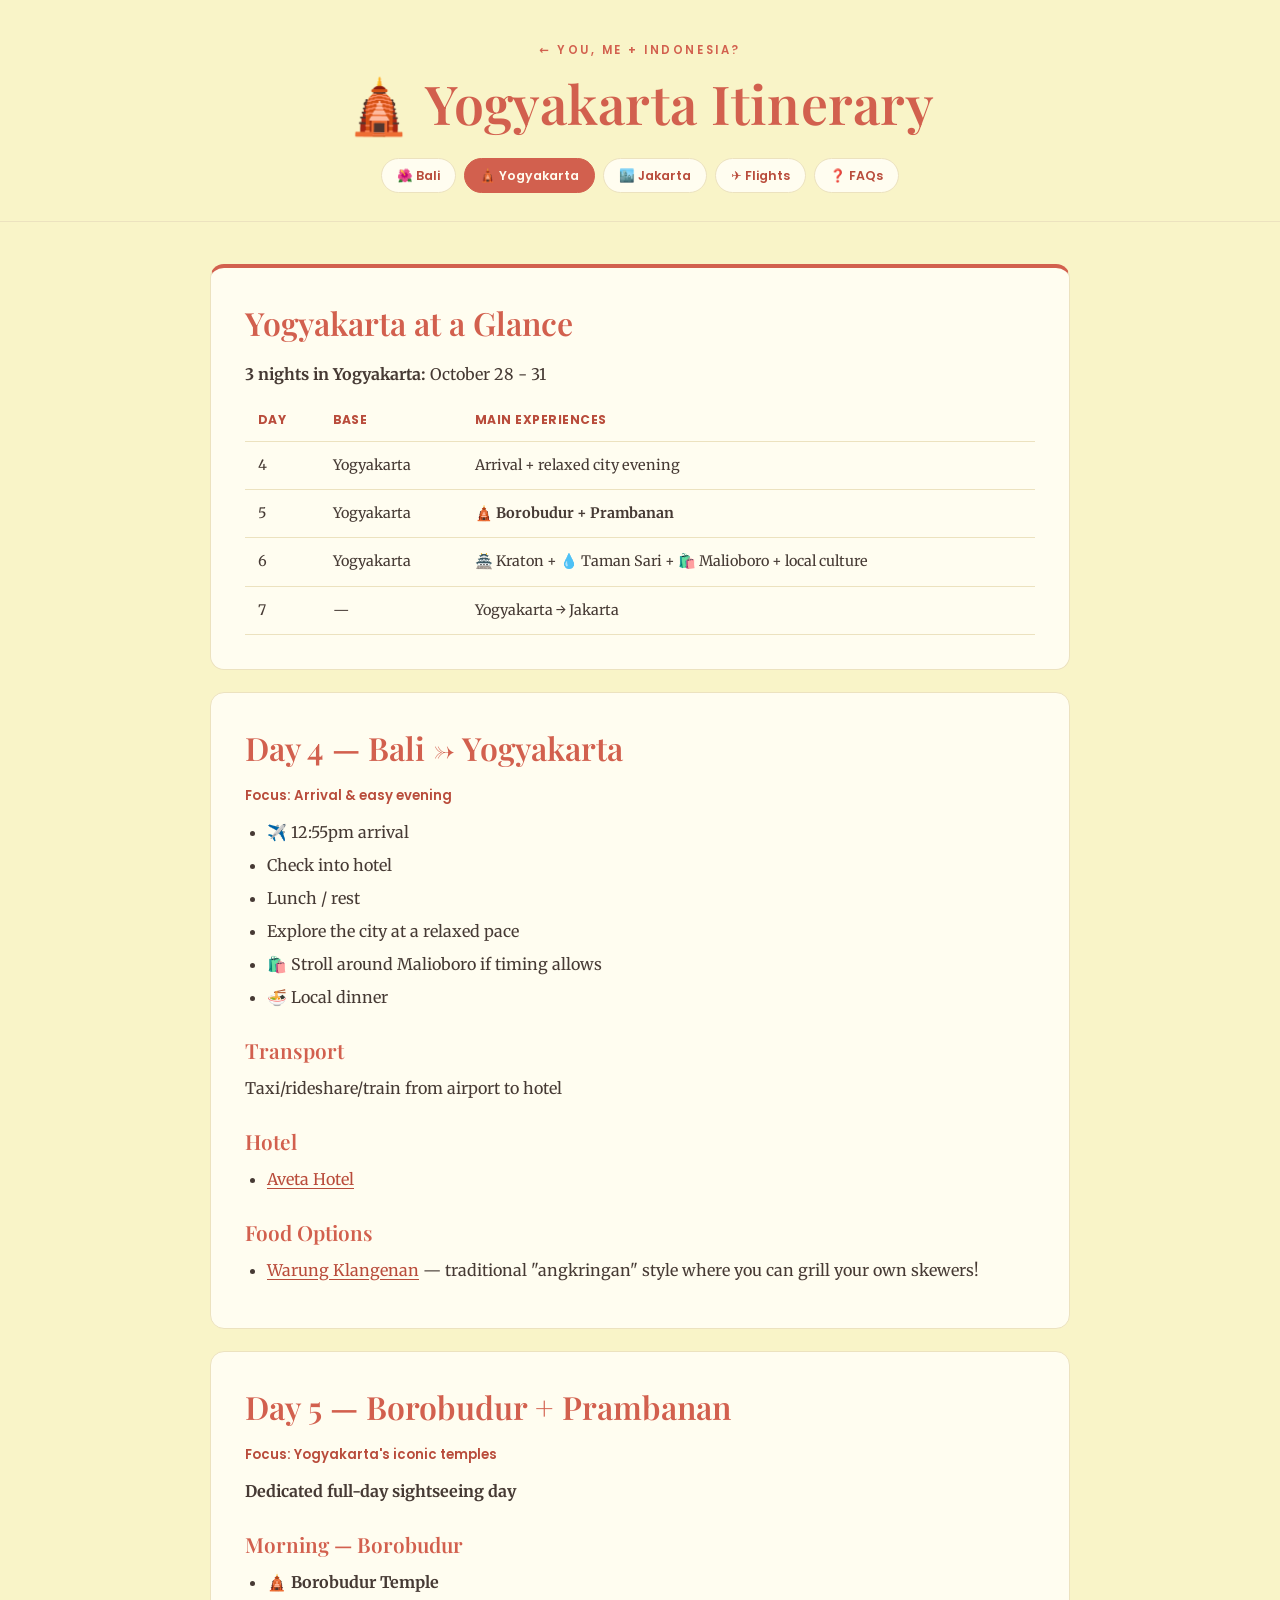
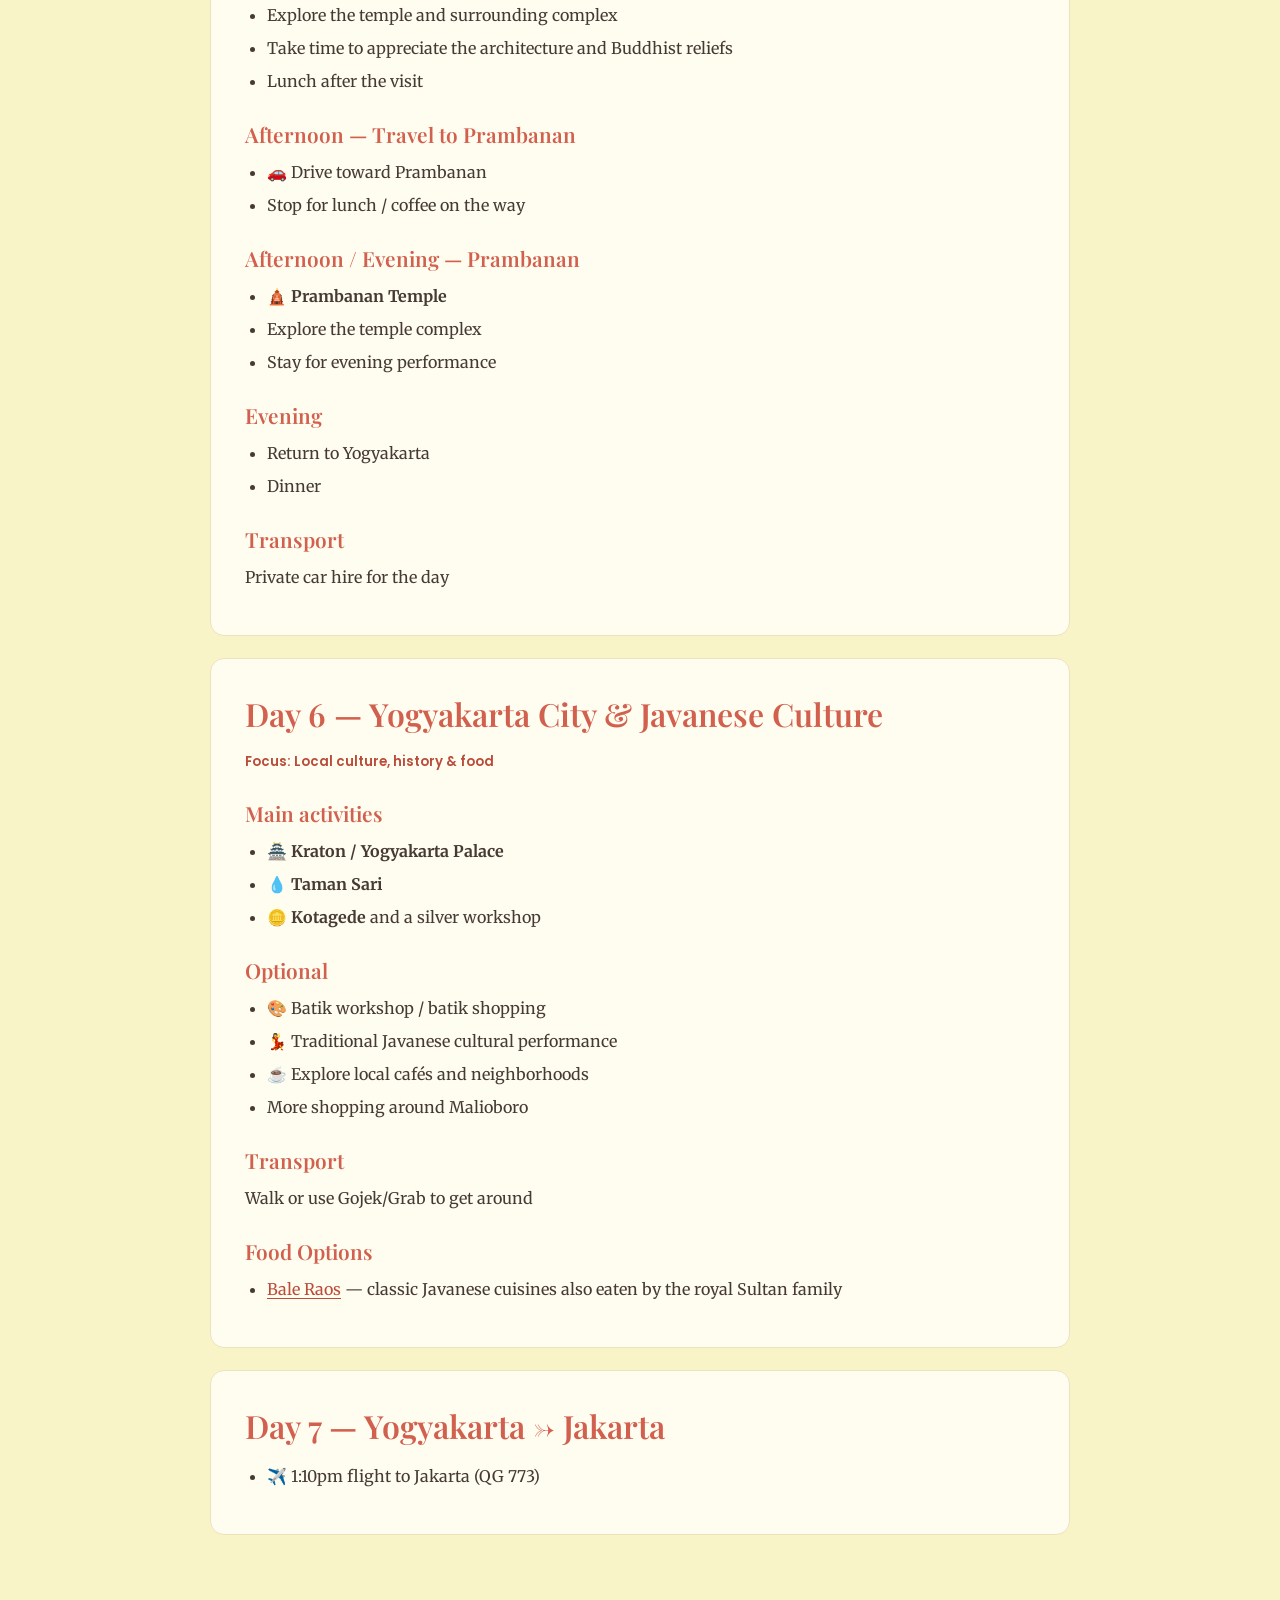
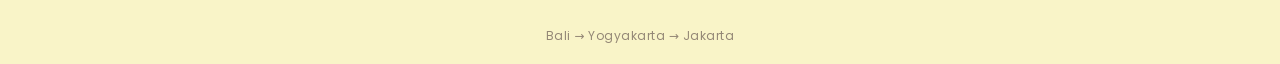
<file: yogyakarta.html>
<!DOCTYPE html>
<html lang="en">
<head>
  <meta charset="UTF-8" />
  <meta name="viewport" content="width=device-width, initial-scale=1.0" />
  <title>Yogyakarta Itinerary · You, me + Indonesia?</title>
  <link rel="preconnect" href="https://fonts.googleapis.com" />
  <link rel="preconnect" href="https://fonts.gstatic.com" crossorigin />
  <link href="https://fonts.googleapis.com/css2?family=Merriweather:wght@400;700&family=Playfair+Display:wght@500;600;700&family=Poppins:wght@500;600;700&display=swap" rel="stylesheet" />
  <link rel="stylesheet" href="itinerary.css" />
</head>
<body>
  <header class="site-header">
    <a class="home-link" href="index.html">← You, me + Indonesia?</a>
    <h1>🛕 Yogyakarta Itinerary</h1>
    <nav class="destination-nav" aria-label="Destination itineraries">
      <a href="bali.html">🌺 Bali</a>
      <a href="yogyakarta.html" aria-current="page">🛕 Yogyakarta</a>
      <a href="jakarta.html">🏙️ Jakarta</a>
      <a href="flight-logistics.html">✈️ Flights</a>
      <a href="faqs.html">❓ FAQs</a>
    </nav>
  </header>

  <main>
    <section class="overview">
      <h2>Yogyakarta at a Glance</h2>
      <p><strong>3 nights in Yogyakarta:</strong> October 28 - 31</p>
      <div class="table-wrap">
        <table>
          <thead><tr><th>Day</th><th>Base</th><th>Main Experiences</th></tr></thead>
          <tbody>
            <tr><td>4</td><td>Yogyakarta</td><td>Arrival + relaxed city evening</td></tr>
            <tr><td>5</td><td>Yogyakarta</td><td>🛕 <strong>Borobudur + Prambanan</strong></td></tr>
            <tr><td>6</td><td>Yogyakarta</td><td>🏯 Kraton + 💧 Taman Sari + 🛍️ Malioboro + local culture</td></tr>
            <tr><td>7</td><td>—</td><td>Yogyakarta → Jakarta</td></tr>
          </tbody>
        </table>
      </div>
    </section>

    <section class="day-card">
      <h2>Day 4 — Bali → Yogyakarta</h2>
      <p class="focus">Focus: Arrival &amp; easy evening</p>
      <ul><li>✈️ 12:55pm arrival</li><li>Check into hotel</li><li>Lunch / rest</li><li>Explore the city at a relaxed pace</li><li>🛍️ Stroll around Malioboro if timing allows</li><li>🍜 Local dinner</li></ul>
      <h3>Transport</h3>
      <p>Taxi/rideshare/train from airport to hotel</p>
      <h3>Hotel</h3>
      <ul>
        <li><a href="https://www.avetahotelmalioboro.com/">Aveta Hotel</a></li>
      </ul>
      <h3>Food Options</h3>
      <ul>
        <li><a href="https://maps.app.goo.gl/9bnCf53s9j1ArGco9">Warung Klangenan</a> — traditional "angkringan" style where you can grill your own skewers!</li>
      </ul>
    </section>

    <section class="day-card">
      <h2>Day 5 — Borobudur + Prambanan</h2>
      <p class="focus">Focus: Yogyakarta's iconic temples</p>
      <p><strong>Dedicated full-day sightseeing day</strong></p>
      <h3>Morning — Borobudur</h3>
      <ul><li>🛕 <strong>Borobudur Temple</strong></li><li>Explore the temple and surrounding complex</li><li>Take time to appreciate the architecture and Buddhist reliefs</li><li>Lunch after the visit</li></ul>
      <h3>Afternoon — Travel to Prambanan</h3>
      <ul><li>🚗 Drive toward Prambanan</li><li>Stop for lunch / coffee on the way</li></ul>
      <h3>Afternoon / Evening — Prambanan</h3>
      <ul><li>🛕 <strong>Prambanan Temple</strong></li><li>Explore the temple complex</li><li>Stay for evening performance</li></ul>
      <h3>Evening</h3>
      <ul><li>Return to Yogyakarta</li><li>Dinner</li></ul>
      <h3>Transport</h3>
      <p>Private car hire for the day</p>
    </section>

    <section class="day-card">
      <h2>Day 6 — Yogyakarta City &amp; Javanese Culture</h2>
      <p class="focus">Focus: Local culture, history &amp; food</p>
      <h3>Main activities</h3>
      <ul><li>🏯 <strong>Kraton / Yogyakarta Palace</strong></li><li>💧 <strong>Taman Sari</strong></li><li>🪙 <strong>Kotagede</strong> and a silver workshop</li></ul>
      <h3>Optional</h3>
      <ul><li>🎨 Batik workshop / batik shopping</li><li>💃 Traditional Javanese cultural performance</li><li>☕ Explore local cafés and neighborhoods</li><li>More shopping around Malioboro</li></ul>
      <h3>Transport</h3>
      <p>Walk or use Gojek/Grab to get around</p>
      <h3>Food Options</h3>
      <ul>
        <li><a href="https://maps.app.goo.gl/j4PRBSPJwjxWyQuN8">Bale Raos</a> — classic Javanese cuisines also eaten by the royal Sultan family</li>
      </ul>
    </section>

    <section class="day-card">
      <h2>Day 7 — Yogyakarta → Jakarta</h2>
      <ul><li>✈️ 1:10pm flight to Jakarta (QG 773)</li></ul>
    </section>

  </main>
  <footer>Bali → Yogyakarta → Jakarta</footer>
</body>
</html>
</file>
<file: itinerary.css>
:root {
  --accent: #d2604e;
  --accent-dark: #b94c3b;
  --accent-soft: #f3ddc9;
  --bg: #f9f4c8;
  --surface: #fffdf0;
  --ink: #463a34;
  --muted: #948776;
  --line: #ece2bf;
}

* {
  box-sizing: border-box;
}

html {
  scroll-behavior: smooth;
}

body {
  margin: 0;
  color: var(--ink);
  background: var(--bg);
  font-family: "Merriweather", Georgia, serif;
  line-height: 1.75;
  -webkit-font-smoothing: antialiased;
}

.site-header {
  padding: 34px 16px 26px;
  text-align: center;
  border-bottom: 1px solid var(--line);
}

.home-link {
  display: inline-block;
  color: var(--accent);
  font-family: "Poppins", system-ui, sans-serif;
  font-size: 0.72rem;
  font-weight: 600;
  letter-spacing: 0.22em;
  text-decoration: none;
  text-transform: uppercase;
}

.home-link:hover,
.home-link:focus-visible {
  color: var(--accent-dark);
}

.site-header h1 {
  margin: 10px 0 0;
  color: var(--accent);
  font-family: "Playfair Display", Georgia, serif;
  font-size: clamp(2rem, 5vw, 3.35rem);
  font-weight: 600;
  letter-spacing: 0.005em;
  line-height: 1.15;
}

.destination-nav {
  display: flex;
  justify-content: center;
  gap: 8px;
  margin: 22px auto 0;
  overflow-x: auto;
  padding: 2px 0;
  font-family: "Poppins", system-ui, sans-serif;
}

.destination-nav a {
  color: var(--accent-dark);
  background: var(--surface);
  border: 1px solid var(--line);
  border-radius: 999px;
  padding: 8px 15px;
  font-size: 0.78rem;
  font-weight: 600;
  line-height: 1.4;
  text-decoration: none;
  white-space: nowrap;
  transition: background 0.2s ease, border-color 0.2s ease, color 0.2s ease;
}

.destination-nav a:hover,
.destination-nav a:focus-visible,
.destination-nav a[aria-current="page"] {
  color: #fffdf0;
  background: var(--accent);
  border-color: var(--accent);
}

main {
  width: min(860px, calc(100% - 32px));
  margin: 42px auto 72px;
}

.overview,
.day-card,
.summary-section {
  margin-bottom: 22px;
  padding: clamp(22px, 4vw, 34px);
  background: var(--surface);
  border: 1px solid var(--line);
  border-radius: 14px;
}

.overview {
  border-top: 4px solid var(--accent);
}

h2,
h3,
h4 {
  color: var(--accent);
  font-family: "Playfair Display", Georgia, serif;
  font-weight: 600;
  line-height: 1.3;
}

h2 {
  margin: 0 0 16px;
  font-size: clamp(1.55rem, 4vw, 2rem);
}

h3 {
  margin: 26px 0 10px;
  font-size: 1.3rem;
}

h4 {
  margin: 22px 0 8px;
  font-size: 1.05rem;
}

p {
  margin: 10px 0;
}

ul {
  margin: 10px 0;
  padding-left: 22px;
}

li {
  margin-bottom: 5px;
}

.focus {
  color: var(--accent-dark);
  font-family: "Poppins", system-ui, sans-serif;
  font-size: 0.83rem;
  font-weight: 600;
}

.overnight {
  margin-top: 18px;
  color: var(--accent-dark);
}

.callout {
  margin: 20px 0 0;
  padding: 13px 16px;
  color: #5a4d44;
  background: var(--accent-soft);
  border-left: 4px solid var(--accent);
  border-radius: 8px;
  font-style: italic;
}

a {
  color: var(--accent-dark);
  text-underline-offset: 3px;
}

.table-wrap {
  overflow-x: auto;
}

table {
  width: 100%;
  border-collapse: collapse;
  font-size: 0.9rem;
}

th,
td {
  padding: 11px 13px;
  text-align: left;
  vertical-align: top;
  border-bottom: 1px solid var(--line);
}

th {
  color: var(--accent-dark);
  font-family: "Poppins", system-ui, sans-serif;
  font-size: 0.76rem;
  letter-spacing: 0.04em;
  text-transform: uppercase;
}

footer {
  padding: 18px 16px;
  color: var(--muted);
  font-family: "Poppins", system-ui, sans-serif;
  font-size: 0.75rem;
  letter-spacing: 0.04em;
  text-align: center;
}

@media (max-width: 620px) {
  .destination-nav {
    justify-content: flex-start;
  }

  main {
    margin-top: 28px;
  }
}
</file>
